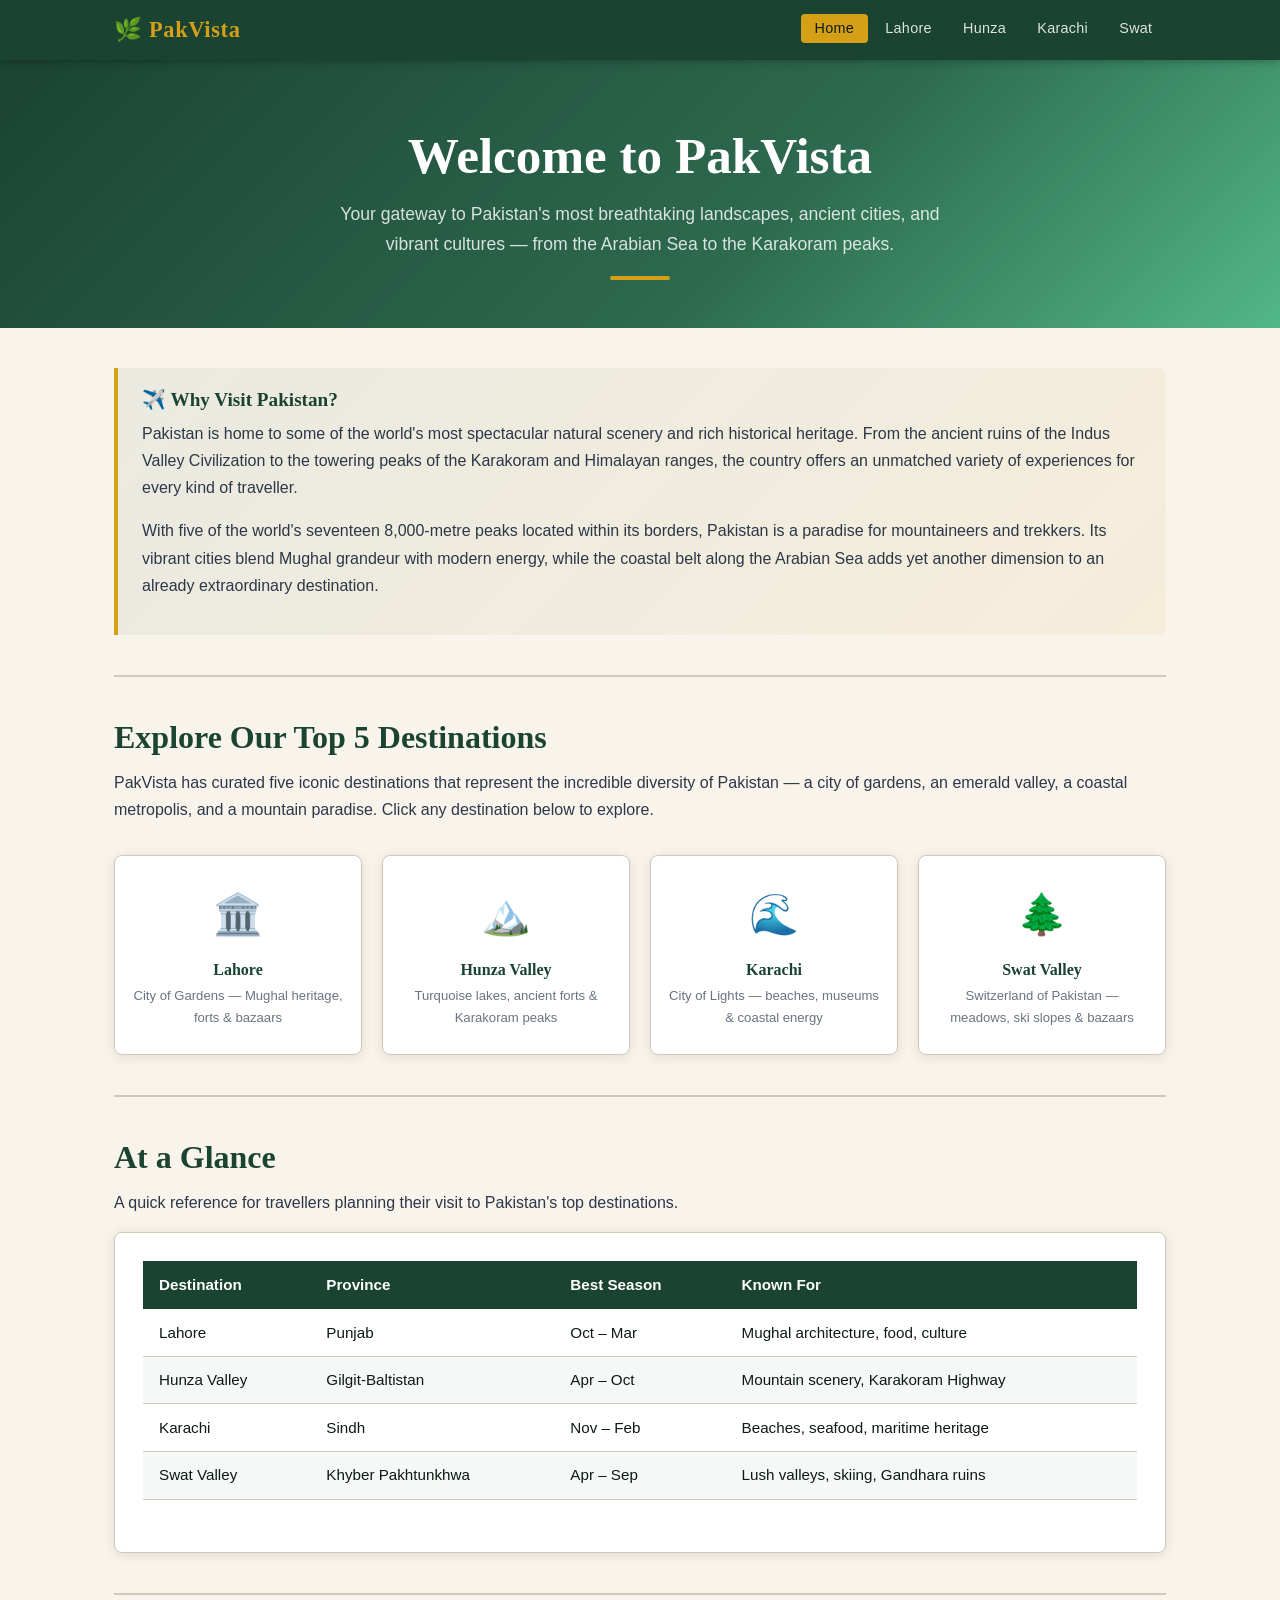
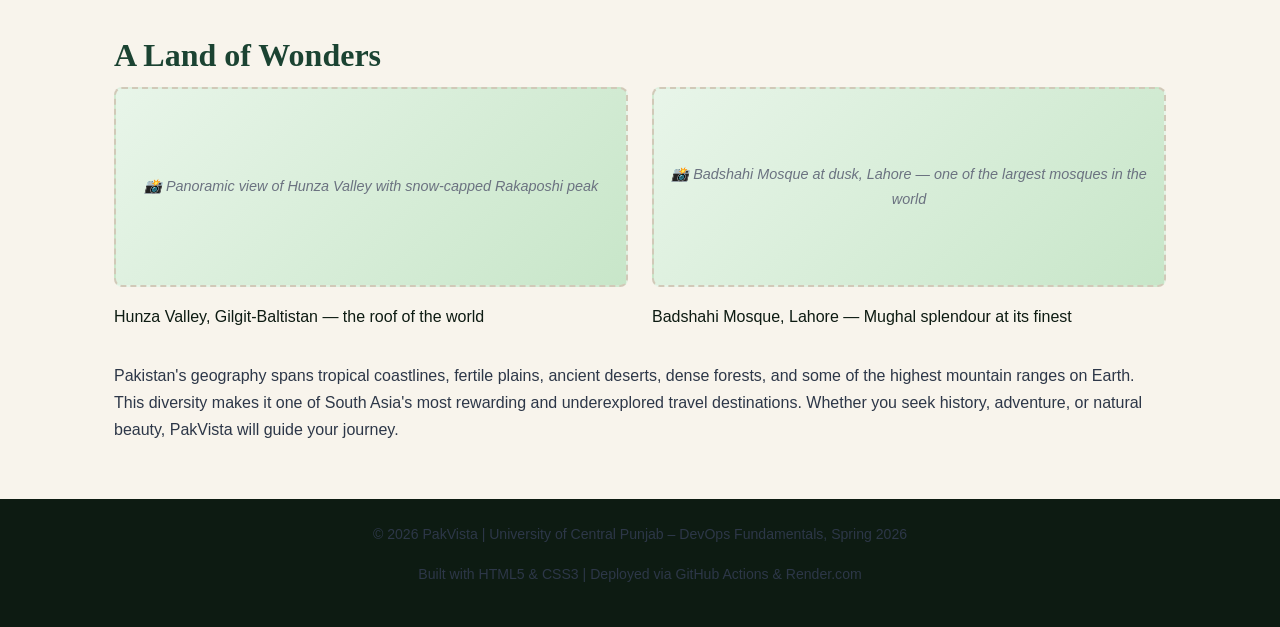
<file: index.html>
<!DOCTYPE html>
<html lang="en">
<head>
  <meta charset="UTF-8">
  <meta name="viewport" content="width=device-width, initial-scale=1.0">
  <title>PakVista – Discover Pakistan's Top Destinations</title>
  <link rel="stylesheet" href="style.css">
</head>
<body>

  <!-- Navigation Bar -->
  <nav class="nav-bar">
    <div class="nav-inner">
      <a href="index.html" class="nav-brand">🌿 PakVista</a>
      <ul>
        <li><a href="index.html" class="active">Home</a></li>
        <li><a href="lahore.html">Lahore</a></li>
        <li><a href="hunza.html">Hunza</a></li>
        <li><a href="karachi.html">Karachi</a></li>
        <li><a href="swat.html">Swat</a></li>
      </ul>
    </div>
  </nav>

  <!-- Hero Section -->
  <header class="page-hero">
    <h1>Welcome to PakVista</h1>
    <p class="subtitle">
      Your gateway to Pakistan's most breathtaking landscapes, ancient cities,
      and vibrant cultures — from the Arabian Sea to the Karakoram peaks.
    </p>
    <div class="accent-line"></div>
  </header>

  <!-- Main Content -->
  <main>

    <!-- About Pakistan Tourism -->
    <section>
      <div class="info-box">
        <h3>✈️ Why Visit Pakistan?</h3>
        <p>
          Pakistan is home to some of the world's most spectacular natural scenery and rich
          historical heritage. From the ancient ruins of the Indus Valley Civilization to
          the towering peaks of the Karakoram and Himalayan ranges, the country offers an
          unmatched variety of experiences for every kind of traveller.
        </p>
        <p>
          With five of the world's seventeen 8,000-metre peaks located within its borders,
          Pakistan is a paradise for mountaineers and trekkers. Its vibrant cities blend
          Mughal grandeur with modern energy, while the coastal belt along the Arabian Sea
          adds yet another dimension to an already extraordinary destination.
        </p>
      </div>
    </section>

    <hr class="section-divider">

    <!-- Destinations Grid -->
    <section>
      <h2>Explore Our Top 5 Destinations</h2>
      <p>
        PakVista has curated five iconic destinations that represent the incredible diversity
        of Pakistan — a city of gardens, an emerald valley, a coastal metropolis, and a
        mountain paradise. Click any destination below to explore.
      </p>

      <div class="dest-grid">

        <a href="lahore.html" class="dest-card">
          <span class="dest-icon">🏛️</span>
          <h3>Lahore</h3>
          <p>City of Gardens — Mughal heritage, forts &amp; bazaars</p>
        </a>

        <a href="hunza.html" class="dest-card">
          <span class="dest-icon">🏔️</span>
          <h3>Hunza Valley</h3>
          <p>Turquoise lakes, ancient forts &amp; Karakoram peaks</p>
        </a>

        <a href="karachi.html" class="dest-card">
          <span class="dest-icon">🌊</span>
          <h3>Karachi</h3>
          <p>City of Lights — beaches, museums &amp; coastal energy</p>
        </a>

        <a href="swat.html" class="dest-card">
          <span class="dest-icon">🌲</span>
          <h3>Swat Valley</h3>
          <p>Switzerland of Pakistan — meadows, ski slopes &amp; bazaars</p>
        </a>

      </div>
    </section>

    <hr class="section-divider">

    <!-- Quick Facts Table -->
    <section>
      <h2>At a Glance</h2>
      <p>A quick reference for travellers planning their visit to Pakistan's top destinations.</p>

      <div class="card">
        <table>
          <thead>
            <tr>
              <th>Destination</th>
              <th>Province</th>
              <th>Best Season</th>
              <th>Known For</th>
            </tr>
          </thead>
          <tbody>
            <tr>
              <td>Lahore</td>
              <td>Punjab</td>
              <td>Oct – Mar</td>
              <td>Mughal architecture, food, culture</td>
            </tr>
            <tr>
              <td>Hunza Valley</td>
              <td>Gilgit-Baltistan</td>
              <td>Apr – Oct</td>
              <td>Mountain scenery, Karakoram Highway</td>
            </tr>
            <tr>
              <td>Karachi</td>
              <td>Sindh</td>
              <td>Nov – Feb</td>
              <td>Beaches, seafood, maritime heritage</td>
            </tr>
            <tr>
              <td>Swat Valley</td>
              <td>Khyber Pakhtunkhwa</td>
              <td>Apr – Sep</td>
              <td>Lush valleys, skiing, Gandhara ruins</td>
            </tr>
          </tbody>
        </table>
      </div>
    </section>

    <hr class="section-divider">

    <!-- Hero Image Placeholder -->
    <section>
      <h2>A Land of Wonders</h2>
      <div class="card-grid">
        <div>
          <figure>
            <div class="img-placeholder">📸 Panoramic view of Hunza Valley with snow-capped Rakaposhi peak</div>
            <figcaption>Hunza Valley, Gilgit-Baltistan — the roof of the world</figcaption>
          </figure>
        </div>
        <div>
          <figure>
            <div class="img-placeholder">📸 Badshahi Mosque at dusk, Lahore — one of the largest mosques in the world</div>
            <figcaption>Badshahi Mosque, Lahore — Mughal splendour at its finest</figcaption>
          </figure>
        </div>
      </div>

      <p>
        Pakistan's geography spans tropical coastlines, fertile plains, ancient deserts, dense
        forests, and some of the highest mountain ranges on Earth. This diversity makes it one
        of South Asia's most rewarding and underexplored travel destinations. Whether you seek
        history, adventure, or natural beauty, PakVista will guide your journey.
      </p>
    </section>

  </main>

  <!-- Footer -->
  <footer>
    <p>&copy; 2026 PakVista | University of Central Punjab – DevOps Fundamentals, Spring 2026</p>
    <p>Built with HTML5 &amp; CSS3 | Deployed via GitHub Actions &amp; Render.com</p>
  </footer>

</body>
</html>
</file>
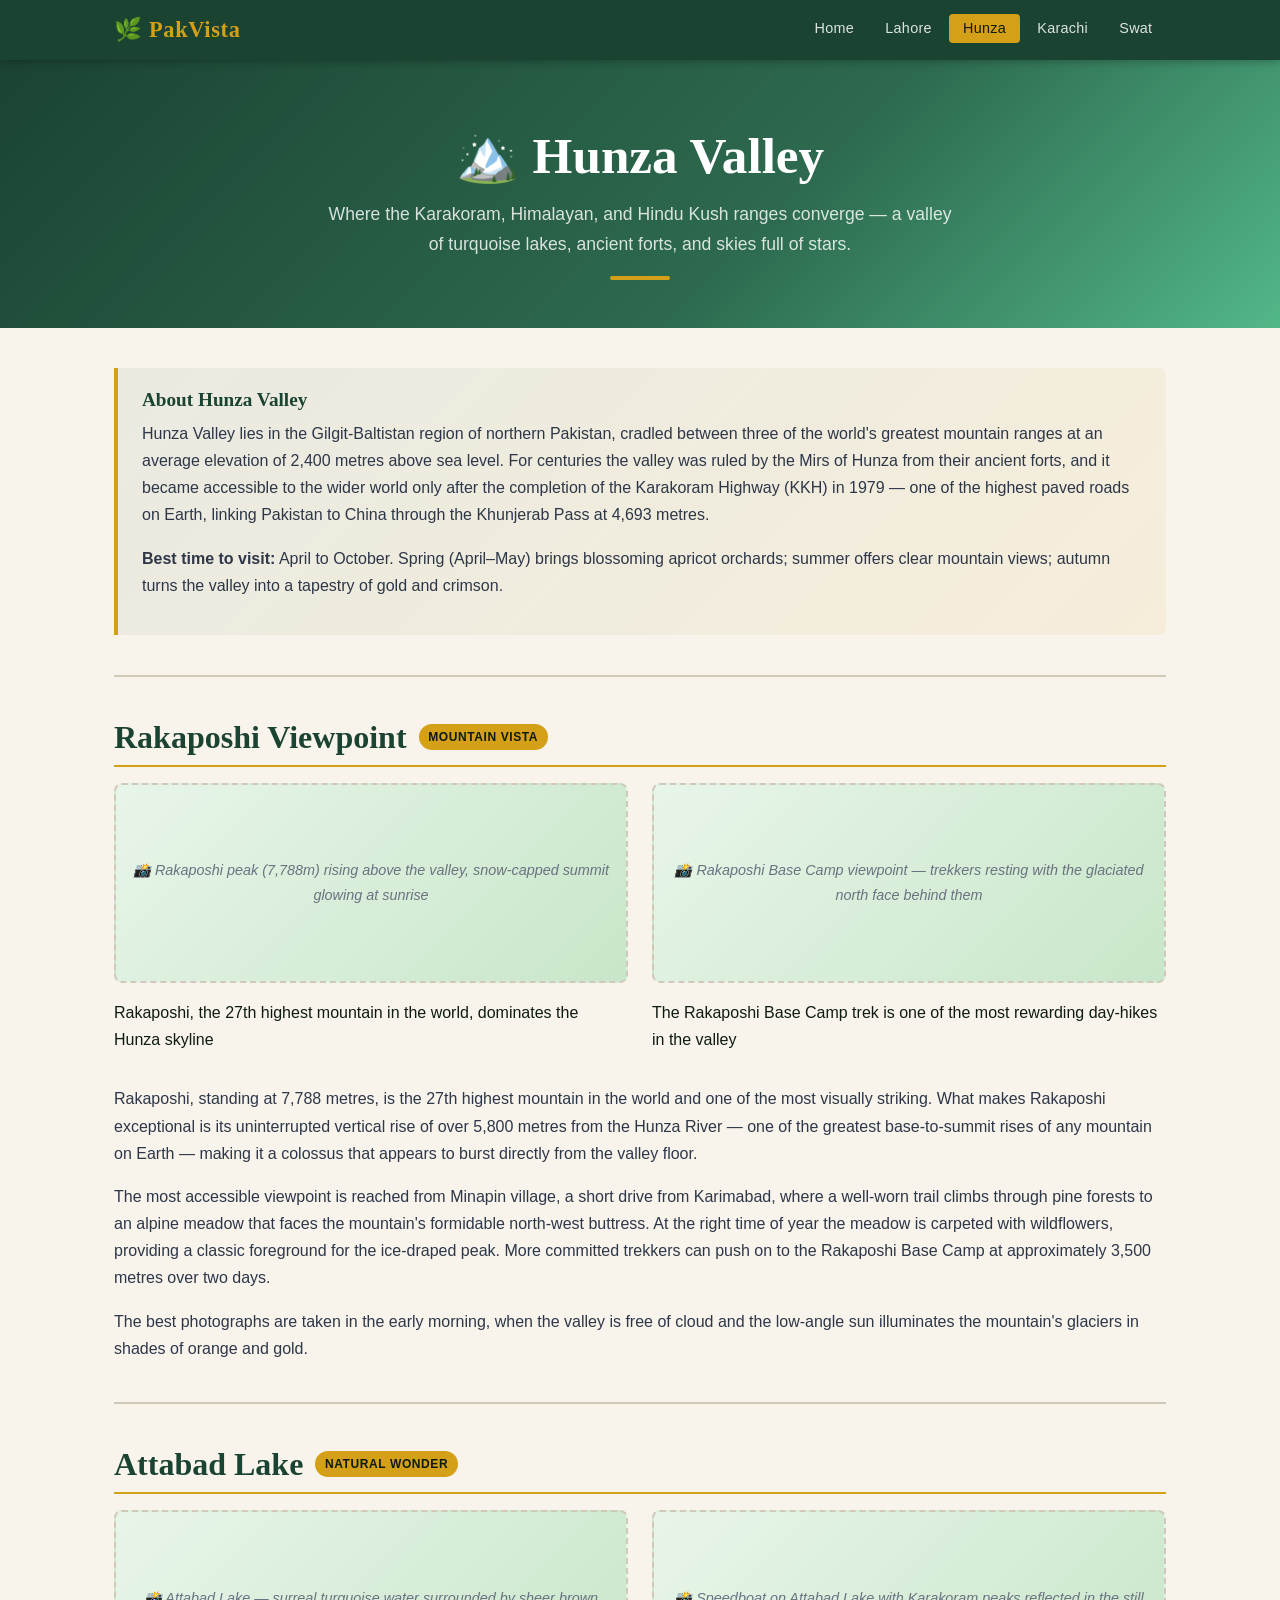
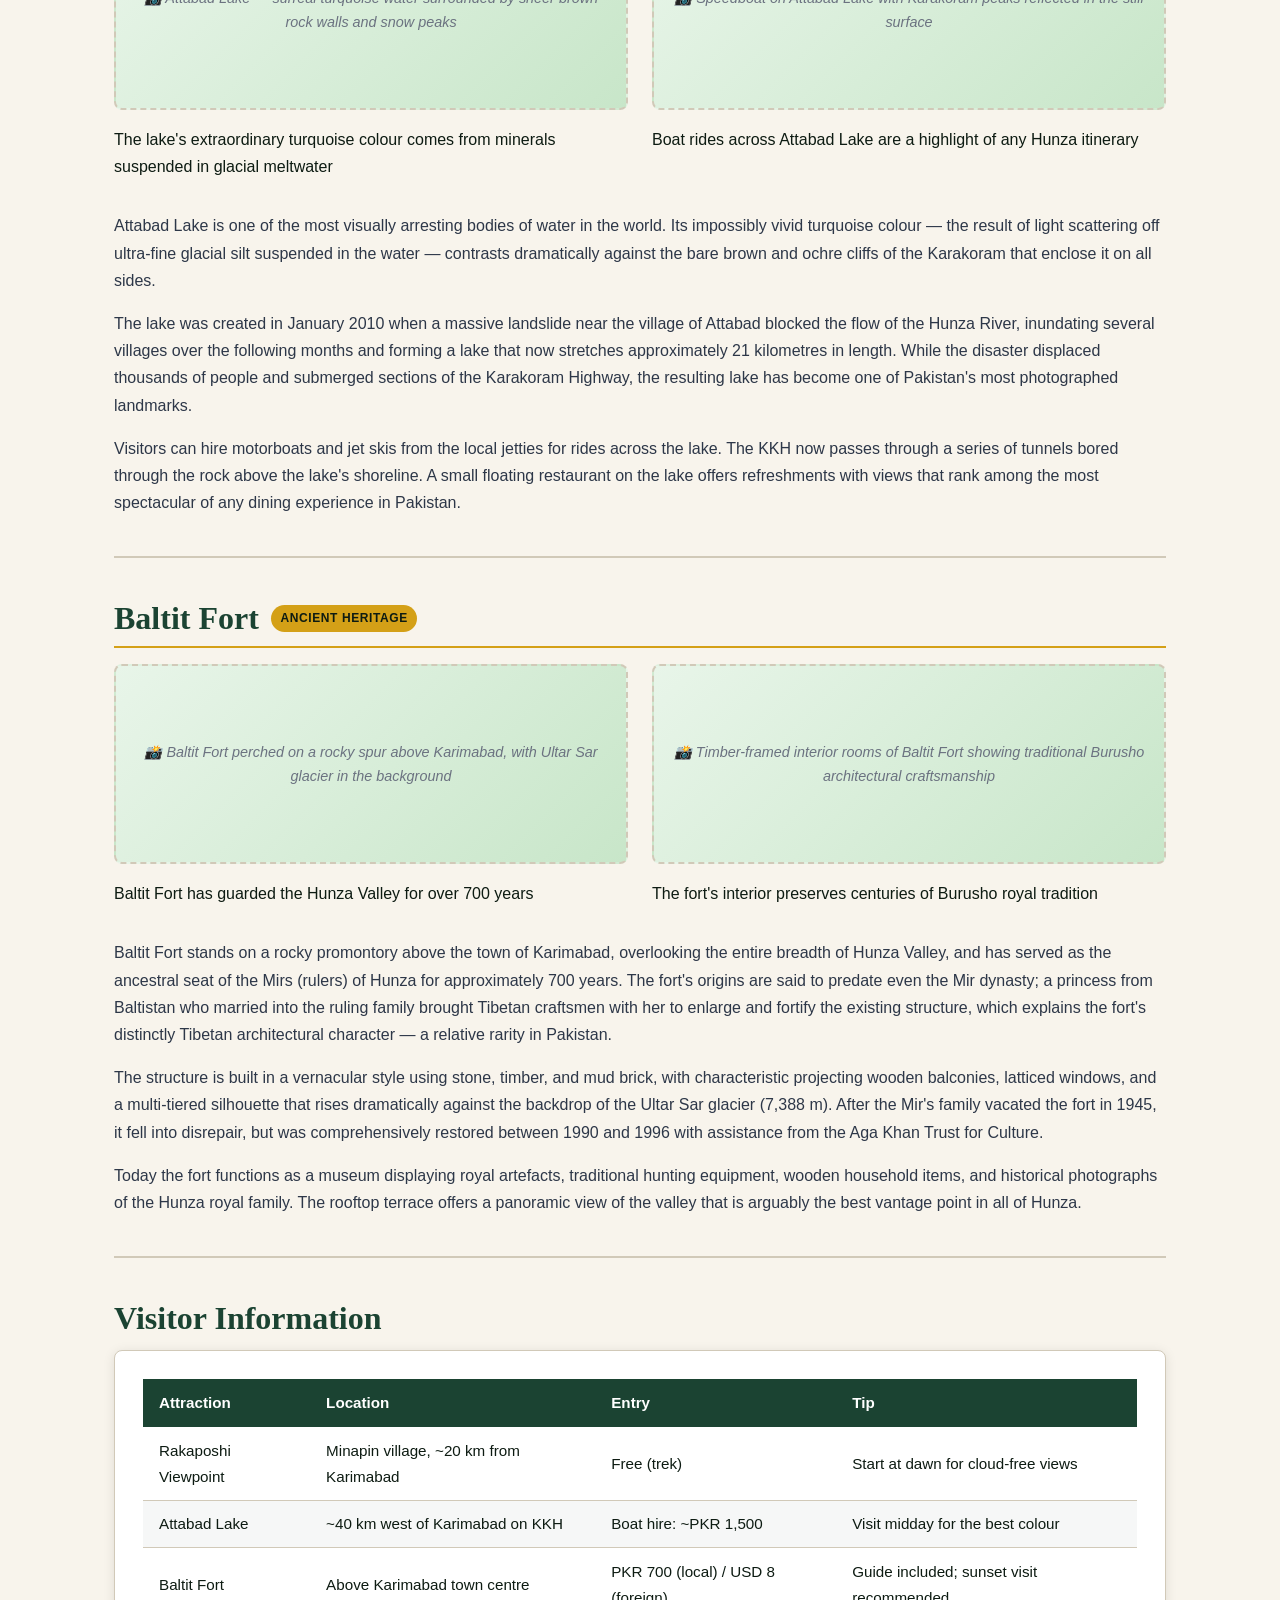
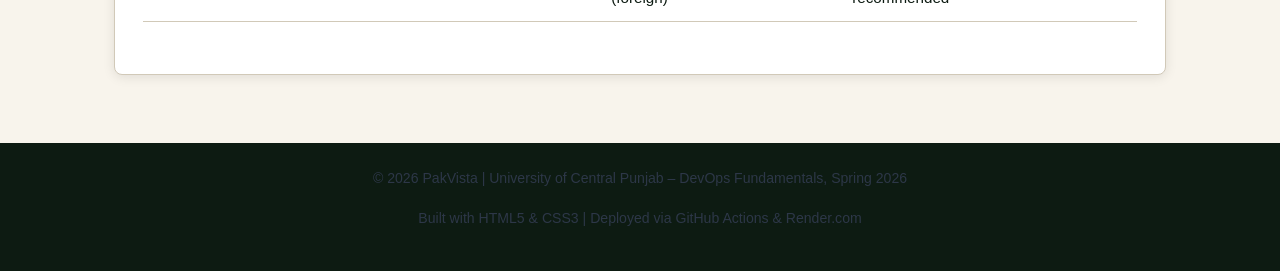
<file: hunza.html>
<!DOCTYPE html>
<html lang="en">
<head>
  <meta charset="UTF-8">
  <meta name="viewport" content="width=device-width, initial-scale=1.0">
  <title>Hunza Valley | PakVista</title>
  <link rel="stylesheet" href="style.css">
</head>
<body>

  <nav class="nav-bar">
    <div class="nav-inner">
      <a href="index.html" class="nav-brand">🌿 PakVista</a>
      <ul>
        <li><a href="index.html">Home</a></li>
        <li><a href="lahore.html">Lahore</a></li>
        <li><a href="hunza.html" class="active">Hunza</a></li>
        <li><a href="karachi.html">Karachi</a></li>
        <li><a href="swat.html">Swat</a></li>
      </ul>
    </div>
  </nav>

  <header class="page-hero">
    <h1>🏔️ Hunza Valley</h1>
    <p class="subtitle">
      Where the Karakoram, Himalayan, and Hindu Kush ranges converge — a valley
      of turquoise lakes, ancient forts, and skies full of stars.
    </p>
    <div class="accent-line"></div>
  </header>

  <main>

    <section>
      <div class="info-box">
        <h3>About Hunza Valley</h3>
        <p>
          Hunza Valley lies in the Gilgit-Baltistan region of northern Pakistan, cradled between
          three of the world's greatest mountain ranges at an average elevation of 2,400 metres
          above sea level. For centuries the valley was ruled by the Mirs of Hunza from their
          ancient forts, and it became accessible to the wider world only after the completion
          of the Karakoram Highway (KKH) in 1979 — one of the highest paved roads on Earth,
          linking Pakistan to China through the Khunjerab Pass at 4,693 metres.
        </p>
        <p>
          <strong>Best time to visit:</strong> April to October. Spring (April–May) brings
          blossoming apricot orchards; summer offers clear mountain views; autumn turns the
          valley into a tapestry of gold and crimson.
        </p>
      </div>
    </section>

    <hr class="section-divider">

    <!-- Attraction 1: Rakaposhi -->
    <article class="attraction">
      <div class="attraction-header">
        <h2>Rakaposhi Viewpoint</h2>
        <span class="tag">Mountain Vista</span>
      </div>

      <div class="card-grid">
        <figure>
          <div class="img-placeholder">📸 Rakaposhi peak (7,788m) rising above the valley, snow-capped summit glowing at sunrise</div>
          <figcaption>Rakaposhi, the 27th highest mountain in the world, dominates the Hunza skyline</figcaption>
        </figure>
        <figure>
          <div class="img-placeholder">📸 Rakaposhi Base Camp viewpoint — trekkers resting with the glaciated north face behind them</div>
          <figcaption>The Rakaposhi Base Camp trek is one of the most rewarding day-hikes in the valley</figcaption>
        </figure>
      </div>

      <p>
        Rakaposhi, standing at 7,788 metres, is the 27th highest mountain in the world and one
        of the most visually striking. What makes Rakaposhi exceptional is its uninterrupted
        vertical rise of over 5,800 metres from the Hunza River — one of the greatest base-to-summit
        rises of any mountain on Earth — making it a colossus that appears to burst directly
        from the valley floor.
      </p>
      <p>
        The most accessible viewpoint is reached from Minapin village, a short drive from Karimabad,
        where a well-worn trail climbs through pine forests to an alpine meadow that faces the
        mountain's formidable north-west buttress. At the right time of year the meadow is carpeted
        with wildflowers, providing a classic foreground for the ice-draped peak. More committed
        trekkers can push on to the Rakaposhi Base Camp at approximately 3,500 metres over two days.
      </p>
      <p>
        The best photographs are taken in the early morning, when the valley is free of cloud and
        the low-angle sun illuminates the mountain's glaciers in shades of orange and gold.
      </p>
    </article>

    <hr class="section-divider">

    <!-- Attraction 2: Attabad Lake -->
    <article class="attraction">
      <div class="attraction-header">
        <h2>Attabad Lake</h2>
        <span class="tag">Natural Wonder</span>
      </div>

      <div class="card-grid">
        <figure>
          <div class="img-placeholder">📸 Attabad Lake — surreal turquoise water surrounded by sheer brown rock walls and snow peaks</div>
          <figcaption>The lake's extraordinary turquoise colour comes from minerals suspended in glacial meltwater</figcaption>
        </figure>
        <figure>
          <div class="img-placeholder">📸 Speedboat on Attabad Lake with Karakoram peaks reflected in the still surface</div>
          <figcaption>Boat rides across Attabad Lake are a highlight of any Hunza itinerary</figcaption>
        </figure>
      </div>

      <p>
        Attabad Lake is one of the most visually arresting bodies of water in the world. Its
        impossibly vivid turquoise colour — the result of light scattering off ultra-fine glacial
        silt suspended in the water — contrasts dramatically against the bare brown and ochre cliffs
        of the Karakoram that enclose it on all sides.
      </p>
      <p>
        The lake was created in January 2010 when a massive landslide near the village of Attabad
        blocked the flow of the Hunza River, inundating several villages over the following months
        and forming a lake that now stretches approximately 21 kilometres in length. While the
        disaster displaced thousands of people and submerged sections of the Karakoram Highway,
        the resulting lake has become one of Pakistan's most photographed landmarks.
      </p>
      <p>
        Visitors can hire motorboats and jet skis from the local jetties for rides across the
        lake. The KKH now passes through a series of tunnels bored through the rock above the
        lake's shoreline. A small floating restaurant on the lake offers refreshments with views
        that rank among the most spectacular of any dining experience in Pakistan.
      </p>
    </article>

    <hr class="section-divider">

    <!-- Attraction 3: Baltit Fort -->
    <article class="attraction">
      <div class="attraction-header">
        <h2>Baltit Fort</h2>
        <span class="tag">Ancient Heritage</span>
      </div>

      <div class="card-grid">
        <figure>
          <div class="img-placeholder">📸 Baltit Fort perched on a rocky spur above Karimabad, with Ultar Sar glacier in the background</div>
          <figcaption>Baltit Fort has guarded the Hunza Valley for over 700 years</figcaption>
        </figure>
        <figure>
          <div class="img-placeholder">📸 Timber-framed interior rooms of Baltit Fort showing traditional Burusho architectural craftsmanship</div>
          <figcaption>The fort's interior preserves centuries of Burusho royal tradition</figcaption>
        </figure>
      </div>

      <p>
        Baltit Fort stands on a rocky promontory above the town of Karimabad, overlooking the
        entire breadth of Hunza Valley, and has served as the ancestral seat of the Mirs (rulers)
        of Hunza for approximately 700 years. The fort's origins are said to predate even the
        Mir dynasty; a princess from Baltistan who married into the ruling family brought
        Tibetan craftsmen with her to enlarge and fortify the existing structure, which explains
        the fort's distinctly Tibetan architectural character — a relative rarity in Pakistan.
      </p>
      <p>
        The structure is built in a vernacular style using stone, timber, and mud brick, with
        characteristic projecting wooden balconies, latticed windows, and a multi-tiered silhouette
        that rises dramatically against the backdrop of the Ultar Sar glacier (7,388 m). After
        the Mir's family vacated the fort in 1945, it fell into disrepair, but was comprehensively
        restored between 1990 and 1996 with assistance from the Aga Khan Trust for Culture.
      </p>
      <p>
        Today the fort functions as a museum displaying royal artefacts, traditional hunting
        equipment, wooden household items, and historical photographs of the Hunza royal family.
        The rooftop terrace offers a panoramic view of the valley that is arguably the best
        vantage point in all of Hunza.
      </p>
    </article>

    <hr class="section-divider">

    <section>
      <h2>Visitor Information</h2>
      <div class="card">
        <table>
          <thead>
            <tr>
              <th>Attraction</th>
              <th>Location</th>
              <th>Entry</th>
              <th>Tip</th>
            </tr>
          </thead>
          <tbody>
            <tr>
              <td>Rakaposhi Viewpoint</td>
              <td>Minapin village, ~20 km from Karimabad</td>
              <td>Free (trek)</td>
              <td>Start at dawn for cloud-free views</td>
            </tr>
            <tr>
              <td>Attabad Lake</td>
              <td>~40 km west of Karimabad on KKH</td>
              <td>Boat hire: ~PKR 1,500</td>
              <td>Visit midday for the best colour</td>
            </tr>
            <tr>
              <td>Baltit Fort</td>
              <td>Above Karimabad town centre</td>
              <td>PKR 700 (local) / USD 8 (foreign)</td>
              <td>Guide included; sunset visit recommended</td>
            </tr>
          </tbody>
        </table>
      </div>
    </section>

  </main>

  <footer>
    <p>&copy; 2026 PakVista | University of Central Punjab – DevOps Fundamentals, Spring 2026</p>
    <p>Built with HTML5 &amp; CSS3 | Deployed via GitHub Actions &amp; Render.com</p>
  </footer>

</body>
</html>
</file>
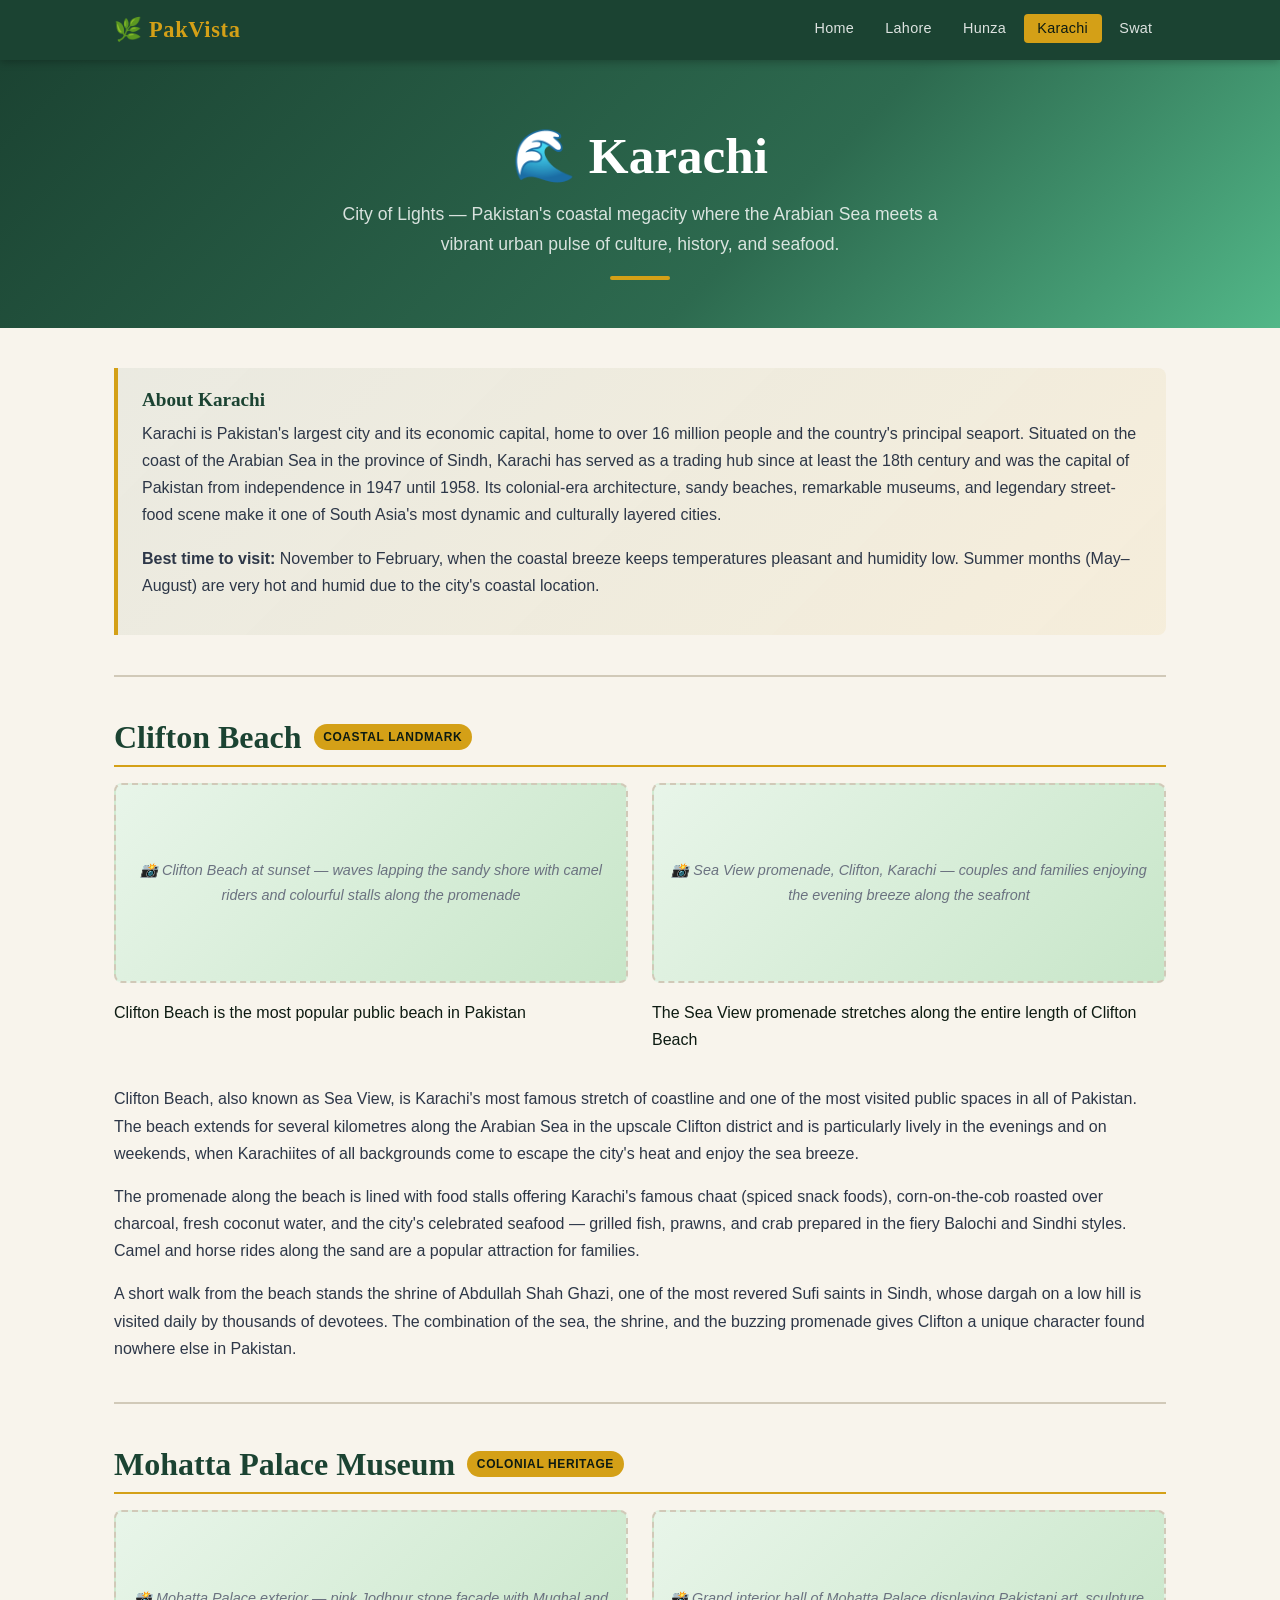
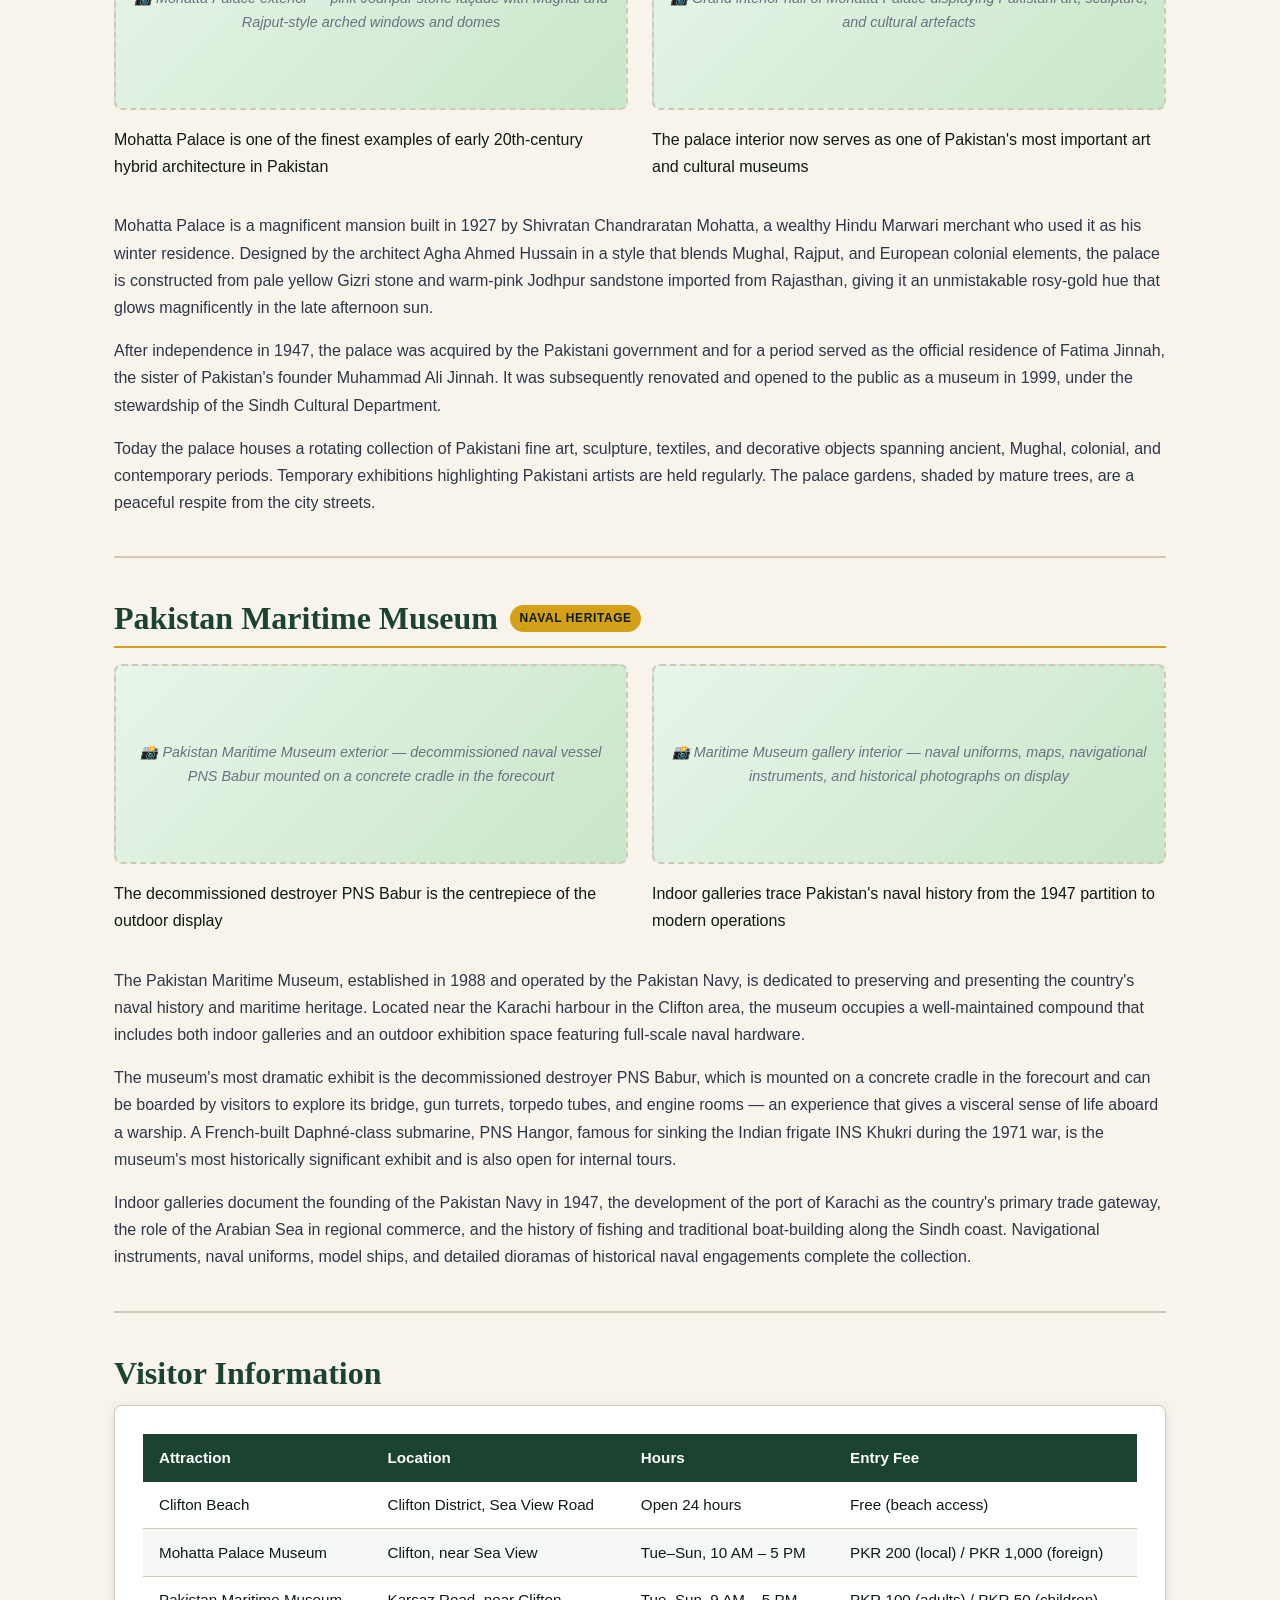
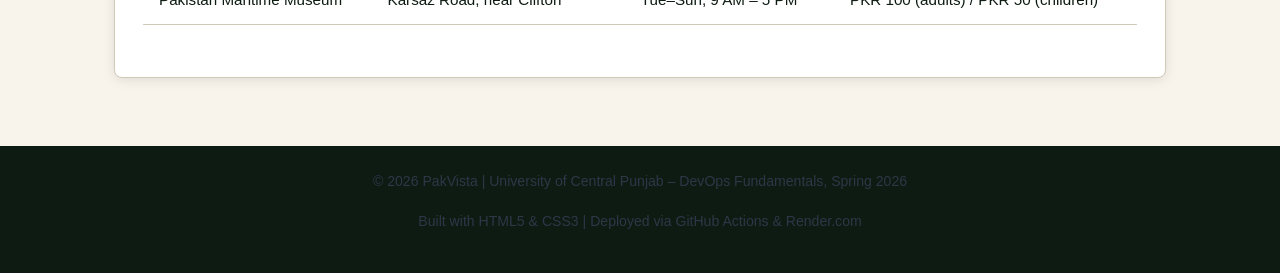
<file: karachi.html>
<!DOCTYPE html>
<html lang="en">
<head>
  <meta charset="UTF-8">
  <meta name="viewport" content="width=device-width, initial-scale=1.0">
  <title>Karachi – City of Lights | PakVista</title>
  <link rel="stylesheet" href="style.css">
</head>
<body>

  <nav class="nav-bar">
    <div class="nav-inner">
      <a href="index.html" class="nav-brand">🌿 PakVista</a>
      <ul>
        <li><a href="index.html">Home</a></li>
        <li><a href="lahore.html">Lahore</a></li>
        <li><a href="hunza.html">Hunza</a></li>
        <li><a href="karachi.html" class="active">Karachi</a></li>
        <li><a href="swat.html">Swat</a></li>
      </ul>
    </div>
  </nav>

  <header class="page-hero">
    <h1>🌊 Karachi</h1>
    <p class="subtitle">
      City of Lights — Pakistan's coastal megacity where the Arabian Sea meets
      a vibrant urban pulse of culture, history, and seafood.
    </p>
    <div class="accent-line"></div>
  </header>

  <main>

    <section>
      <div class="info-box">
        <h3>About Karachi</h3>
        <p>
          Karachi is Pakistan's largest city and its economic capital, home to over 16 million
          people and the country's principal seaport. Situated on the coast of the Arabian Sea
          in the province of Sindh, Karachi has served as a trading hub since at least the 18th
          century and was the capital of Pakistan from independence in 1947 until 1958.
          Its colonial-era architecture, sandy beaches, remarkable museums, and legendary
          street-food scene make it one of South Asia's most dynamic and culturally layered cities.
        </p>
        <p>
          <strong>Best time to visit:</strong> November to February, when the coastal breeze
          keeps temperatures pleasant and humidity low. Summer months (May–August) are very
          hot and humid due to the city's coastal location.
        </p>
      </div>
    </section>

    <hr class="section-divider">

    <!-- Attraction 1: Clifton Beach -->
    <article class="attraction">
      <div class="attraction-header">
        <h2>Clifton Beach</h2>
        <span class="tag">Coastal Landmark</span>
      </div>

      <div class="card-grid">
        <figure>
          <div class="img-placeholder">📸 Clifton Beach at sunset — waves lapping the sandy shore with camel riders and colourful stalls along the promenade</div>
          <figcaption>Clifton Beach is the most popular public beach in Pakistan</figcaption>
        </figure>
        <figure>
          <div class="img-placeholder">📸 Sea View promenade, Clifton, Karachi — couples and families enjoying the evening breeze along the seafront</div>
          <figcaption>The Sea View promenade stretches along the entire length of Clifton Beach</figcaption>
        </figure>
      </div>

      <p>
        Clifton Beach, also known as Sea View, is Karachi's most famous stretch of coastline
        and one of the most visited public spaces in all of Pakistan. The beach extends for
        several kilometres along the Arabian Sea in the upscale Clifton district and is
        particularly lively in the evenings and on weekends, when Karachiites of all
        backgrounds come to escape the city's heat and enjoy the sea breeze.
      </p>
      <p>
        The promenade along the beach is lined with food stalls offering Karachi's famous
        chaat (spiced snack foods), corn-on-the-cob roasted over charcoal, fresh coconut
        water, and the city's celebrated seafood — grilled fish, prawns, and crab prepared
        in the fiery Balochi and Sindhi styles. Camel and horse rides along the sand are a
        popular attraction for families.
      </p>
      <p>
        A short walk from the beach stands the shrine of Abdullah Shah Ghazi, one of the most
        revered Sufi saints in Sindh, whose dargah on a low hill is visited daily by thousands
        of devotees. The combination of the sea, the shrine, and the buzzing promenade gives
        Clifton a unique character found nowhere else in Pakistan.
      </p>
    </article>

    <hr class="section-divider">

    <!-- Attraction 2: Mohatta Palace -->
    <article class="attraction">
      <div class="attraction-header">
        <h2>Mohatta Palace Museum</h2>
        <span class="tag">Colonial Heritage</span>
      </div>

      <div class="card-grid">
        <figure>
          <div class="img-placeholder">📸 Mohatta Palace exterior — pink Jodhpur stone façade with Mughal and Rajput-style arched windows and domes</div>
          <figcaption>Mohatta Palace is one of the finest examples of early 20th-century hybrid architecture in Pakistan</figcaption>
        </figure>
        <figure>
          <div class="img-placeholder">📸 Grand interior hall of Mohatta Palace displaying Pakistani art, sculpture, and cultural artefacts</div>
          <figcaption>The palace interior now serves as one of Pakistan's most important art and cultural museums</figcaption>
        </figure>
      </div>

      <p>
        Mohatta Palace is a magnificent mansion built in 1927 by Shivratan Chandraratan Mohatta,
        a wealthy Hindu Marwari merchant who used it as his winter residence. Designed by the
        architect Agha Ahmed Hussain in a style that blends Mughal, Rajput, and European colonial
        elements, the palace is constructed from pale yellow Gizri stone and warm-pink Jodhpur
        sandstone imported from Rajasthan, giving it an unmistakable rosy-gold hue that glows
        magnificently in the late afternoon sun.
      </p>
      <p>
        After independence in 1947, the palace was acquired by the Pakistani government and for
        a period served as the official residence of Fatima Jinnah, the sister of Pakistan's
        founder Muhammad Ali Jinnah. It was subsequently renovated and opened to the public as
        a museum in 1999, under the stewardship of the Sindh Cultural Department.
      </p>
      <p>
        Today the palace houses a rotating collection of Pakistani fine art, sculpture, textiles,
        and decorative objects spanning ancient, Mughal, colonial, and contemporary periods.
        Temporary exhibitions highlighting Pakistani artists are held regularly. The palace
        gardens, shaded by mature trees, are a peaceful respite from the city streets.
      </p>
    </article>

    <hr class="section-divider">

    <!-- Attraction 3: Pakistan Maritime Museum -->
    <article class="attraction">
      <div class="attraction-header">
        <h2>Pakistan Maritime Museum</h2>
        <span class="tag">Naval Heritage</span>
      </div>

      <div class="card-grid">
        <figure>
          <div class="img-placeholder">📸 Pakistan Maritime Museum exterior — decommissioned naval vessel PNS Babur mounted on a concrete cradle in the forecourt</div>
          <figcaption>The decommissioned destroyer PNS Babur is the centrepiece of the outdoor display</figcaption>
        </figure>
        <figure>
          <div class="img-placeholder">📸 Maritime Museum gallery interior — naval uniforms, maps, navigational instruments, and historical photographs on display</div>
          <figcaption>Indoor galleries trace Pakistan's naval history from the 1947 partition to modern operations</figcaption>
        </figure>
      </div>

      <p>
        The Pakistan Maritime Museum, established in 1988 and operated by the Pakistan Navy,
        is dedicated to preserving and presenting the country's naval history and maritime
        heritage. Located near the Karachi harbour in the Clifton area, the museum occupies
        a well-maintained compound that includes both indoor galleries and an outdoor exhibition
        space featuring full-scale naval hardware.
      </p>
      <p>
        The museum's most dramatic exhibit is the decommissioned destroyer PNS Babur, which
        is mounted on a concrete cradle in the forecourt and can be boarded by visitors to
        explore its bridge, gun turrets, torpedo tubes, and engine rooms — an experience that
        gives a visceral sense of life aboard a warship. A French-built Daphné-class submarine,
        PNS Hangor, famous for sinking the Indian frigate INS Khukri during the 1971 war,
        is the museum's most historically significant exhibit and is also open for internal tours.
      </p>
      <p>
        Indoor galleries document the founding of the Pakistan Navy in 1947, the development
        of the port of Karachi as the country's primary trade gateway, the role of the Arabian
        Sea in regional commerce, and the history of fishing and traditional boat-building
        along the Sindh coast. Navigational instruments, naval uniforms, model ships, and
        detailed dioramas of historical naval engagements complete the collection.
      </p>
    </article>

    <hr class="section-divider">

    <section>
      <h2>Visitor Information</h2>
      <div class="card">
        <table>
          <thead>
            <tr>
              <th>Attraction</th>
              <th>Location</th>
              <th>Hours</th>
              <th>Entry Fee</th>
            </tr>
          </thead>
          <tbody>
            <tr>
              <td>Clifton Beach</td>
              <td>Clifton District, Sea View Road</td>
              <td>Open 24 hours</td>
              <td>Free (beach access)</td>
            </tr>
            <tr>
              <td>Mohatta Palace Museum</td>
              <td>Clifton, near Sea View</td>
              <td>Tue–Sun, 10 AM – 5 PM</td>
              <td>PKR 200 (local) / PKR 1,000 (foreign)</td>
            </tr>
            <tr>
              <td>Pakistan Maritime Museum</td>
              <td>Karsaz Road, near Clifton</td>
              <td>Tue–Sun, 9 AM – 5 PM</td>
              <td>PKR 100 (adults) / PKR 50 (children)</td>
            </tr>
          </tbody>
        </table>
      </div>
    </section>

  </main>

  <footer>
    <p>&copy; 2026 PakVista | University of Central Punjab – DevOps Fundamentals, Spring 2026</p>
    <p>Built with HTML5 &amp; CSS3 | Deployed via GitHub Actions &amp; Render.com</p>
  </footer>

</body>
</html>
</file>
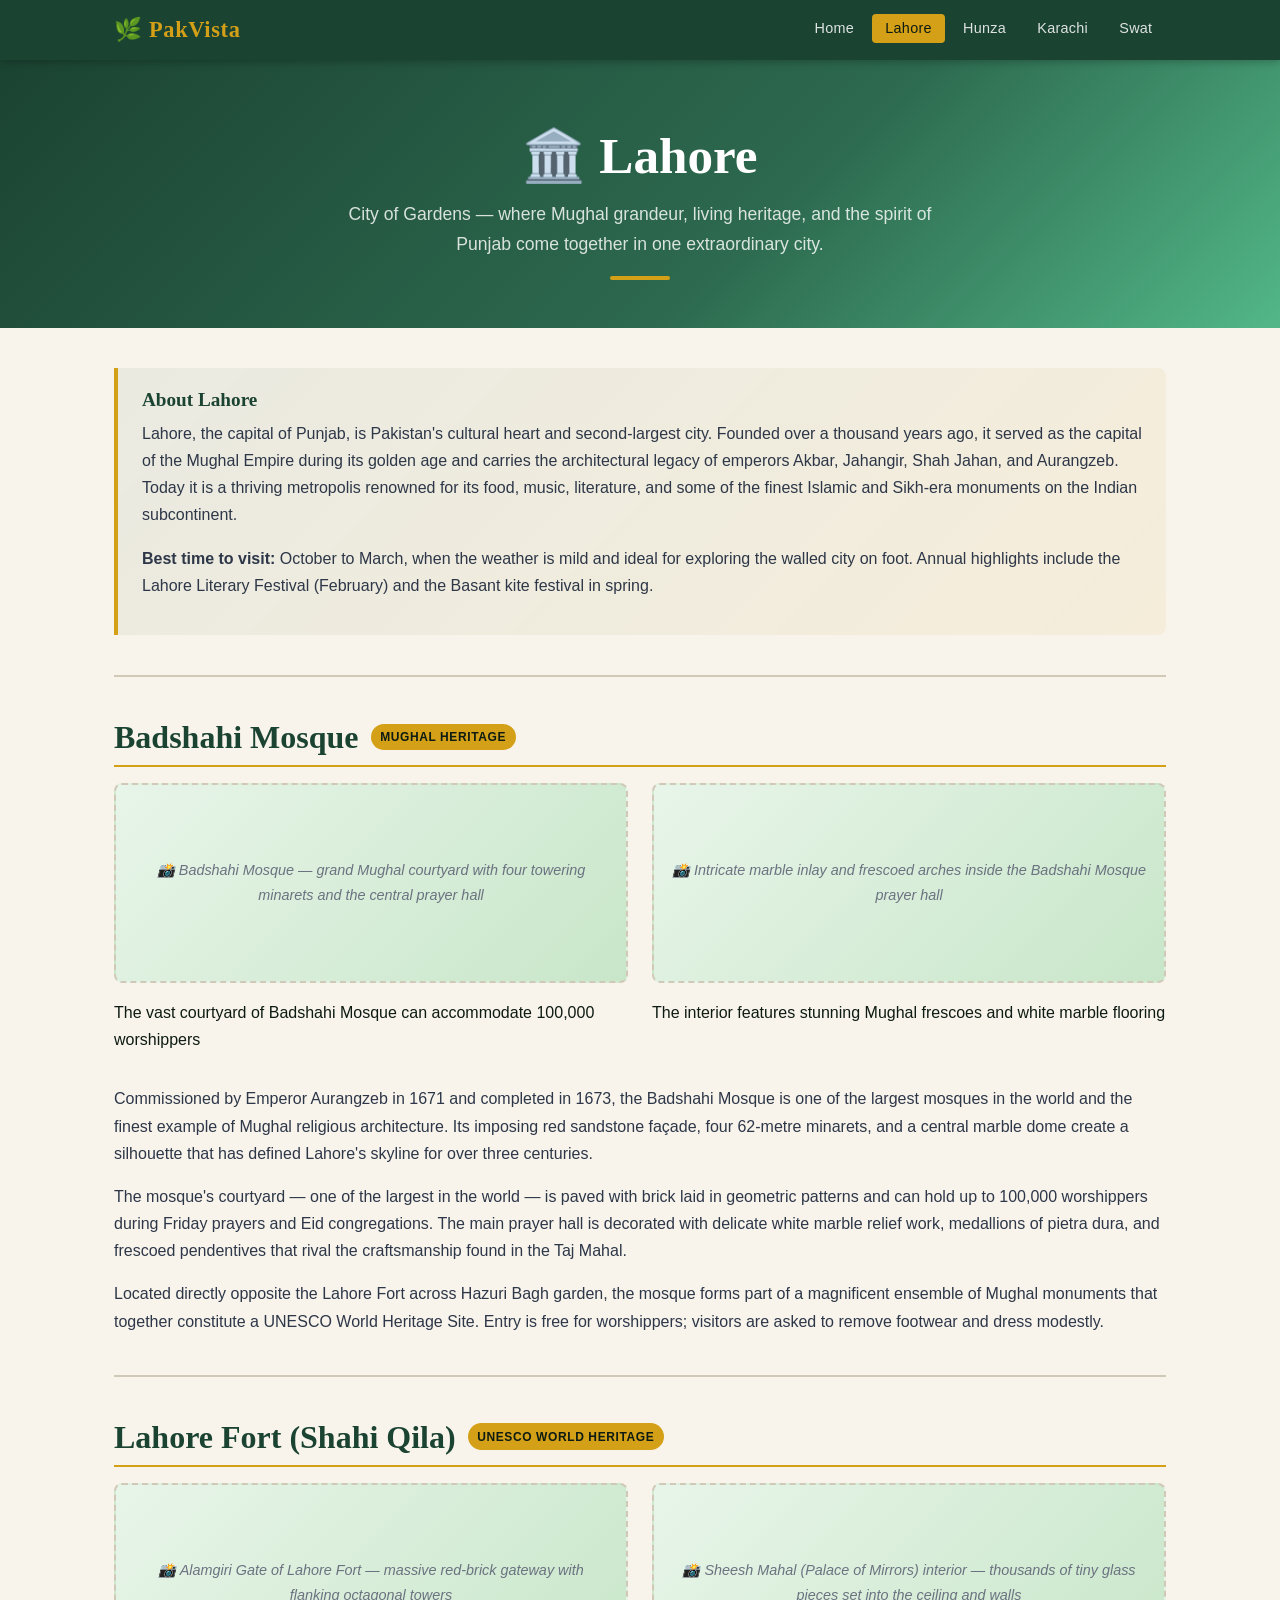
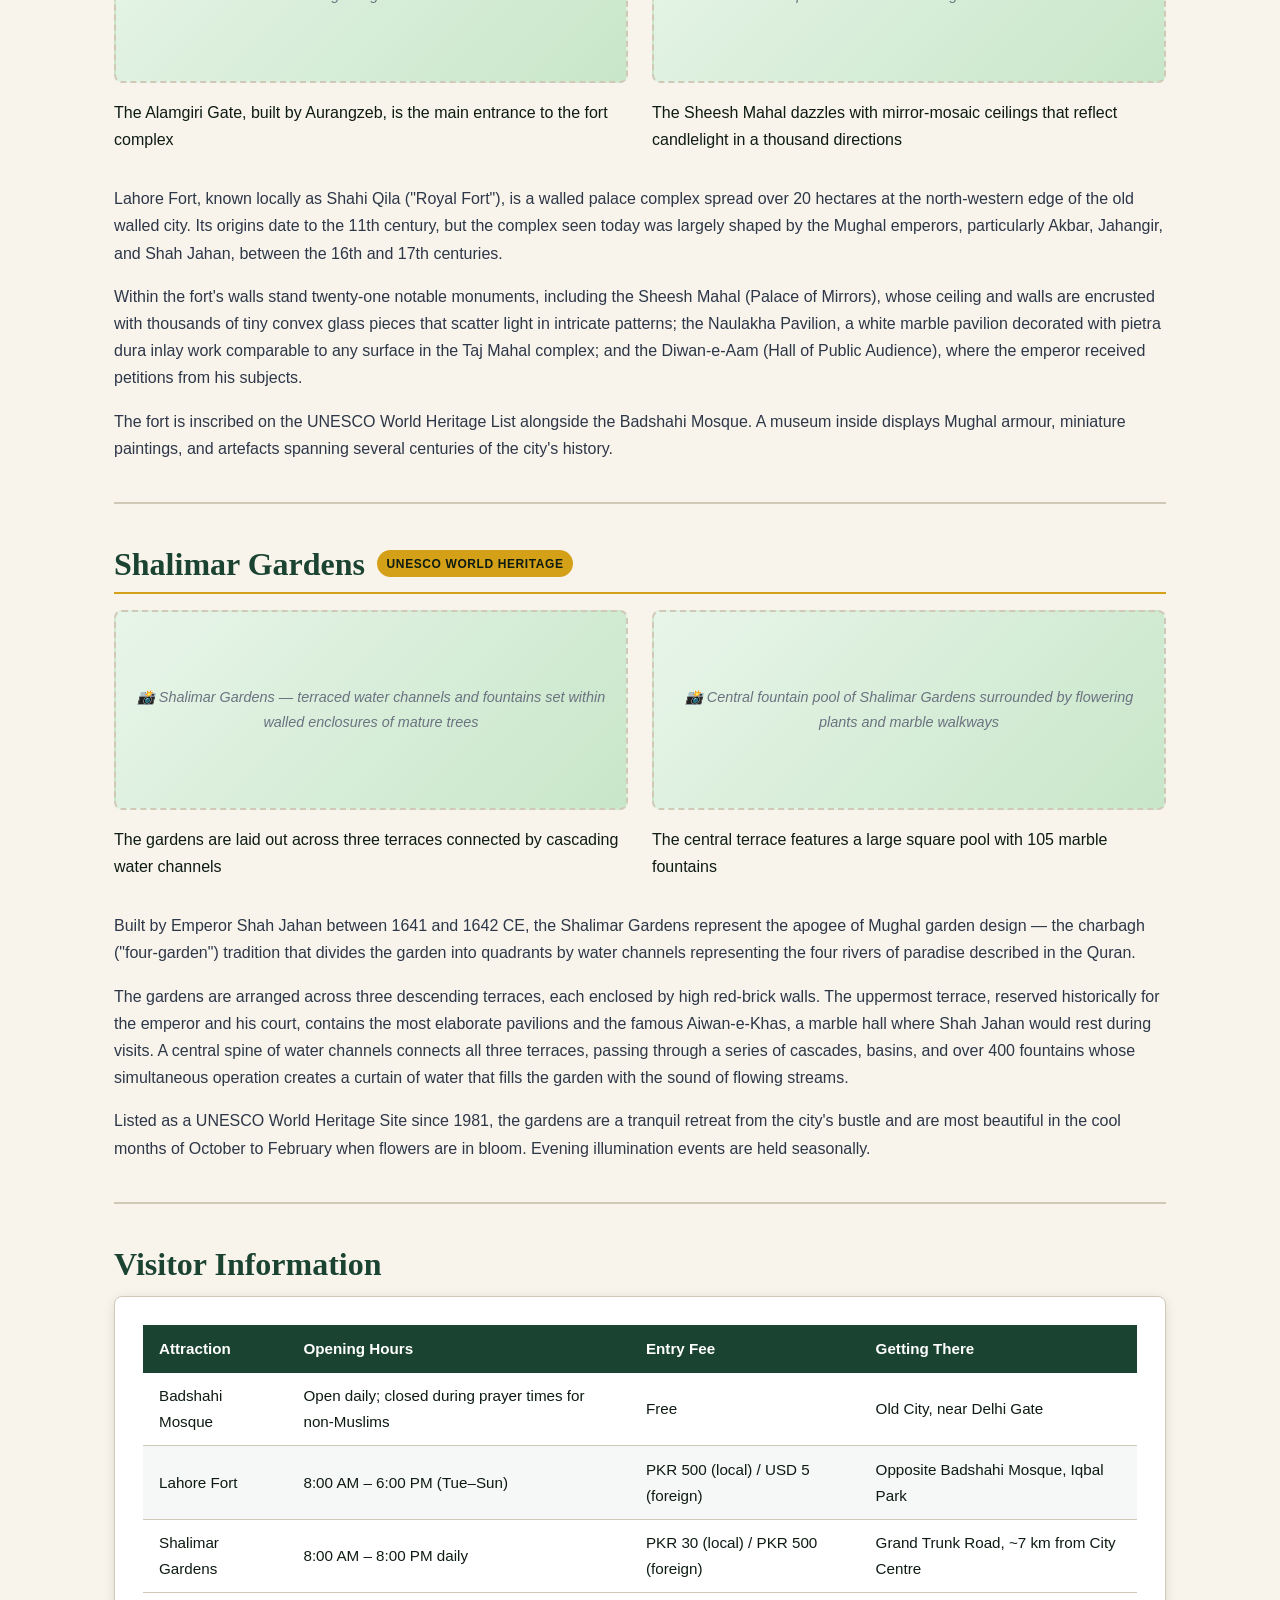
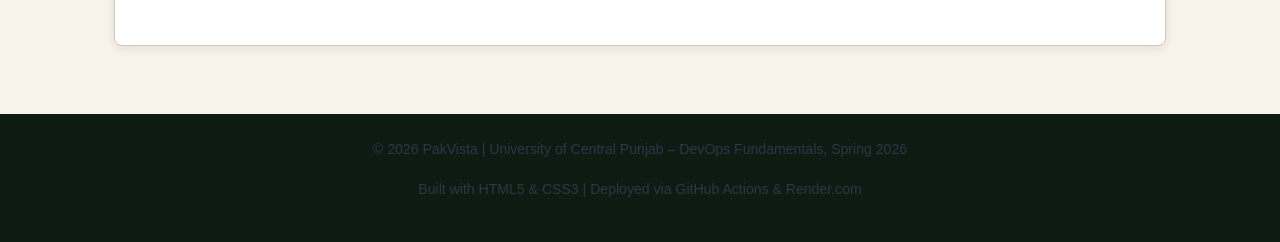
<file: lahore.html>
<!DOCTYPE html>
<html lang="en">
<head>
  <meta charset="UTF-8">
  <meta name="viewport" content="width=device-width, initial-scale=1.0">
  <title>Lahore – City of Gardens | PakVista</title>
  <link rel="stylesheet" href="style.css">
</head>
<body>

  <!-- Navigation Bar -->
  <nav class="nav-bar">
    <div class="nav-inner">
      <a href="index.html" class="nav-brand">🌿 PakVista</a>
      <ul>
        <li><a href="index.html">Home</a></li>
        <li><a href="lahore.html" class="active">Lahore</a></li>
        <li><a href="hunza.html">Hunza</a></li>
        <li><a href="karachi.html">Karachi</a></li>
        <li><a href="swat.html">Swat</a></li>
      </ul>
    </div>
  </nav>

  <!-- Hero -->
  <header class="page-hero">
    <h1>🏛️ Lahore</h1>
    <p class="subtitle">
      City of Gardens — where Mughal grandeur, living heritage, and the spirit
      of Punjab come together in one extraordinary city.
    </p>
    <div class="accent-line"></div>
  </header>

  <main>

    <!-- Introduction -->
    <section>
      <div class="info-box">
        <h3>About Lahore</h3>
        <p>
          Lahore, the capital of Punjab, is Pakistan's cultural heart and second-largest city.
          Founded over a thousand years ago, it served as the capital of the Mughal Empire
          during its golden age and carries the architectural legacy of emperors Akbar, Jahangir,
          Shah Jahan, and Aurangzeb. Today it is a thriving metropolis renowned for its food,
          music, literature, and some of the finest Islamic and Sikh-era monuments on the
          Indian subcontinent.
        </p>
        <p>
          <strong>Best time to visit:</strong> October to March, when the weather is mild and
          ideal for exploring the walled city on foot. Annual highlights include the Lahore
          Literary Festival (February) and the Basant kite festival in spring.
        </p>
      </div>
    </section>

    <hr class="section-divider">

    <!-- Attraction 1: Badshahi Mosque -->
    <article class="attraction">
      <div class="attraction-header">
        <h2>Badshahi Mosque</h2>
        <span class="tag">Mughal Heritage</span>
      </div>

      <div class="card-grid">
        <figure>
          <div class="img-placeholder">📸 Badshahi Mosque — grand Mughal courtyard with four towering minarets and the central prayer hall</div>
          <figcaption>The vast courtyard of Badshahi Mosque can accommodate 100,000 worshippers</figcaption>
        </figure>
        <figure>
          <div class="img-placeholder">📸 Intricate marble inlay and frescoed arches inside the Badshahi Mosque prayer hall</div>
          <figcaption>The interior features stunning Mughal frescoes and white marble flooring</figcaption>
        </figure>
      </div>

      <p>
        Commissioned by Emperor Aurangzeb in 1671 and completed in 1673, the Badshahi Mosque
        is one of the largest mosques in the world and the finest example of Mughal religious
        architecture. Its imposing red sandstone façade, four 62-metre minarets, and a central
        marble dome create a silhouette that has defined Lahore's skyline for over three
        centuries.
      </p>
      <p>
        The mosque's courtyard — one of the largest in the world — is paved with brick laid
        in geometric patterns and can hold up to 100,000 worshippers during Friday prayers
        and Eid congregations. The main prayer hall is decorated with delicate white marble
        relief work, medallions of pietra dura, and frescoed pendentives that rival the
        craftsmanship found in the Taj Mahal.
      </p>
      <p>
        Located directly opposite the Lahore Fort across Hazuri Bagh garden, the mosque
        forms part of a magnificent ensemble of Mughal monuments that together constitute
        a UNESCO World Heritage Site. Entry is free for worshippers; visitors are asked to
        remove footwear and dress modestly.
      </p>
    </article>

    <hr class="section-divider">

    <!-- Attraction 2: Lahore Fort -->
    <article class="attraction">
      <div class="attraction-header">
        <h2>Lahore Fort (Shahi Qila)</h2>
        <span class="tag">UNESCO World Heritage</span>
      </div>

      <div class="card-grid">
        <figure>
          <div class="img-placeholder">📸 Alamgiri Gate of Lahore Fort — massive red-brick gateway with flanking octagonal towers</div>
          <figcaption>The Alamgiri Gate, built by Aurangzeb, is the main entrance to the fort complex</figcaption>
        </figure>
        <figure>
          <div class="img-placeholder">📸 Sheesh Mahal (Palace of Mirrors) interior — thousands of tiny glass pieces set into the ceiling and walls</div>
          <figcaption>The Sheesh Mahal dazzles with mirror-mosaic ceilings that reflect candlelight in a thousand directions</figcaption>
        </figure>
      </div>

      <p>
        Lahore Fort, known locally as Shahi Qila ("Royal Fort"), is a walled palace complex
        spread over 20 hectares at the north-western edge of the old walled city. Its origins
        date to the 11th century, but the complex seen today was largely shaped by the Mughal
        emperors, particularly Akbar, Jahangir, and Shah Jahan, between the 16th and 17th
        centuries.
      </p>
      <p>
        Within the fort's walls stand twenty-one notable monuments, including the Sheesh Mahal
        (Palace of Mirrors), whose ceiling and walls are encrusted with thousands of tiny
        convex glass pieces that scatter light in intricate patterns; the Naulakha Pavilion,
        a white marble pavilion decorated with pietra dura inlay work comparable to any surface
        in the Taj Mahal complex; and the Diwan-e-Aam (Hall of Public Audience), where the
        emperor received petitions from his subjects.
      </p>
      <p>
        The fort is inscribed on the UNESCO World Heritage List alongside the Badshahi Mosque.
        A museum inside displays Mughal armour, miniature paintings, and artefacts spanning
        several centuries of the city's history.
      </p>
    </article>

    <hr class="section-divider">

    <!-- Attraction 3: Shalimar Gardens -->
    <article class="attraction">
      <div class="attraction-header">
        <h2>Shalimar Gardens</h2>
        <span class="tag">UNESCO World Heritage</span>
      </div>

      <div class="card-grid">
        <figure>
          <div class="img-placeholder">📸 Shalimar Gardens — terraced water channels and fountains set within walled enclosures of mature trees</div>
          <figcaption>The gardens are laid out across three terraces connected by cascading water channels</figcaption>
        </figure>
        <figure>
          <div class="img-placeholder">📸 Central fountain pool of Shalimar Gardens surrounded by flowering plants and marble walkways</div>
          <figcaption>The central terrace features a large square pool with 105 marble fountains</figcaption>
        </figure>
      </div>

      <p>
        Built by Emperor Shah Jahan between 1641 and 1642 CE, the Shalimar Gardens represent
        the apogee of Mughal garden design — the charbagh ("four-garden") tradition that
        divides the garden into quadrants by water channels representing the four rivers of
        paradise described in the Quran.
      </p>
      <p>
        The gardens are arranged across three descending terraces, each enclosed by high
        red-brick walls. The uppermost terrace, reserved historically for the emperor and
        his court, contains the most elaborate pavilions and the famous Aiwan-e-Khas, a
        marble hall where Shah Jahan would rest during visits. A central spine of water
        channels connects all three terraces, passing through a series of cascades, basins,
        and over 400 fountains whose simultaneous operation creates a curtain of water that
        fills the garden with the sound of flowing streams.
      </p>
      <p>
        Listed as a UNESCO World Heritage Site since 1981, the gardens are a tranquil retreat
        from the city's bustle and are most beautiful in the cool months of October to February
        when flowers are in bloom. Evening illumination events are held seasonally.
      </p>
    </article>

    <hr class="section-divider">

    <!-- Practical Info -->
    <section>
      <h2>Visitor Information</h2>
      <div class="card">
        <table>
          <thead>
            <tr>
              <th>Attraction</th>
              <th>Opening Hours</th>
              <th>Entry Fee</th>
              <th>Getting There</th>
            </tr>
          </thead>
          <tbody>
            <tr>
              <td>Badshahi Mosque</td>
              <td>Open daily; closed during prayer times for non-Muslims</td>
              <td>Free</td>
              <td>Old City, near Delhi Gate</td>
            </tr>
            <tr>
              <td>Lahore Fort</td>
              <td>8:00 AM – 6:00 PM (Tue–Sun)</td>
              <td>PKR 500 (local) / USD 5 (foreign)</td>
              <td>Opposite Badshahi Mosque, Iqbal Park</td>
            </tr>
            <tr>
              <td>Shalimar Gardens</td>
              <td>8:00 AM – 8:00 PM daily</td>
              <td>PKR 30 (local) / PKR 500 (foreign)</td>
              <td>Grand Trunk Road, ~7 km from City Centre</td>
            </tr>
          </tbody>
        </table>
      </div>
    </section>

  </main>

  <footer>
    <p>&copy; 2026 PakVista | University of Central Punjab – DevOps Fundamentals, Spring 2026</p>
    <p>Built with HTML5 &amp; CSS3 | Deployed via GitHub Actions &amp; Render.com</p>
  </footer>

</body>
</html>
</file>
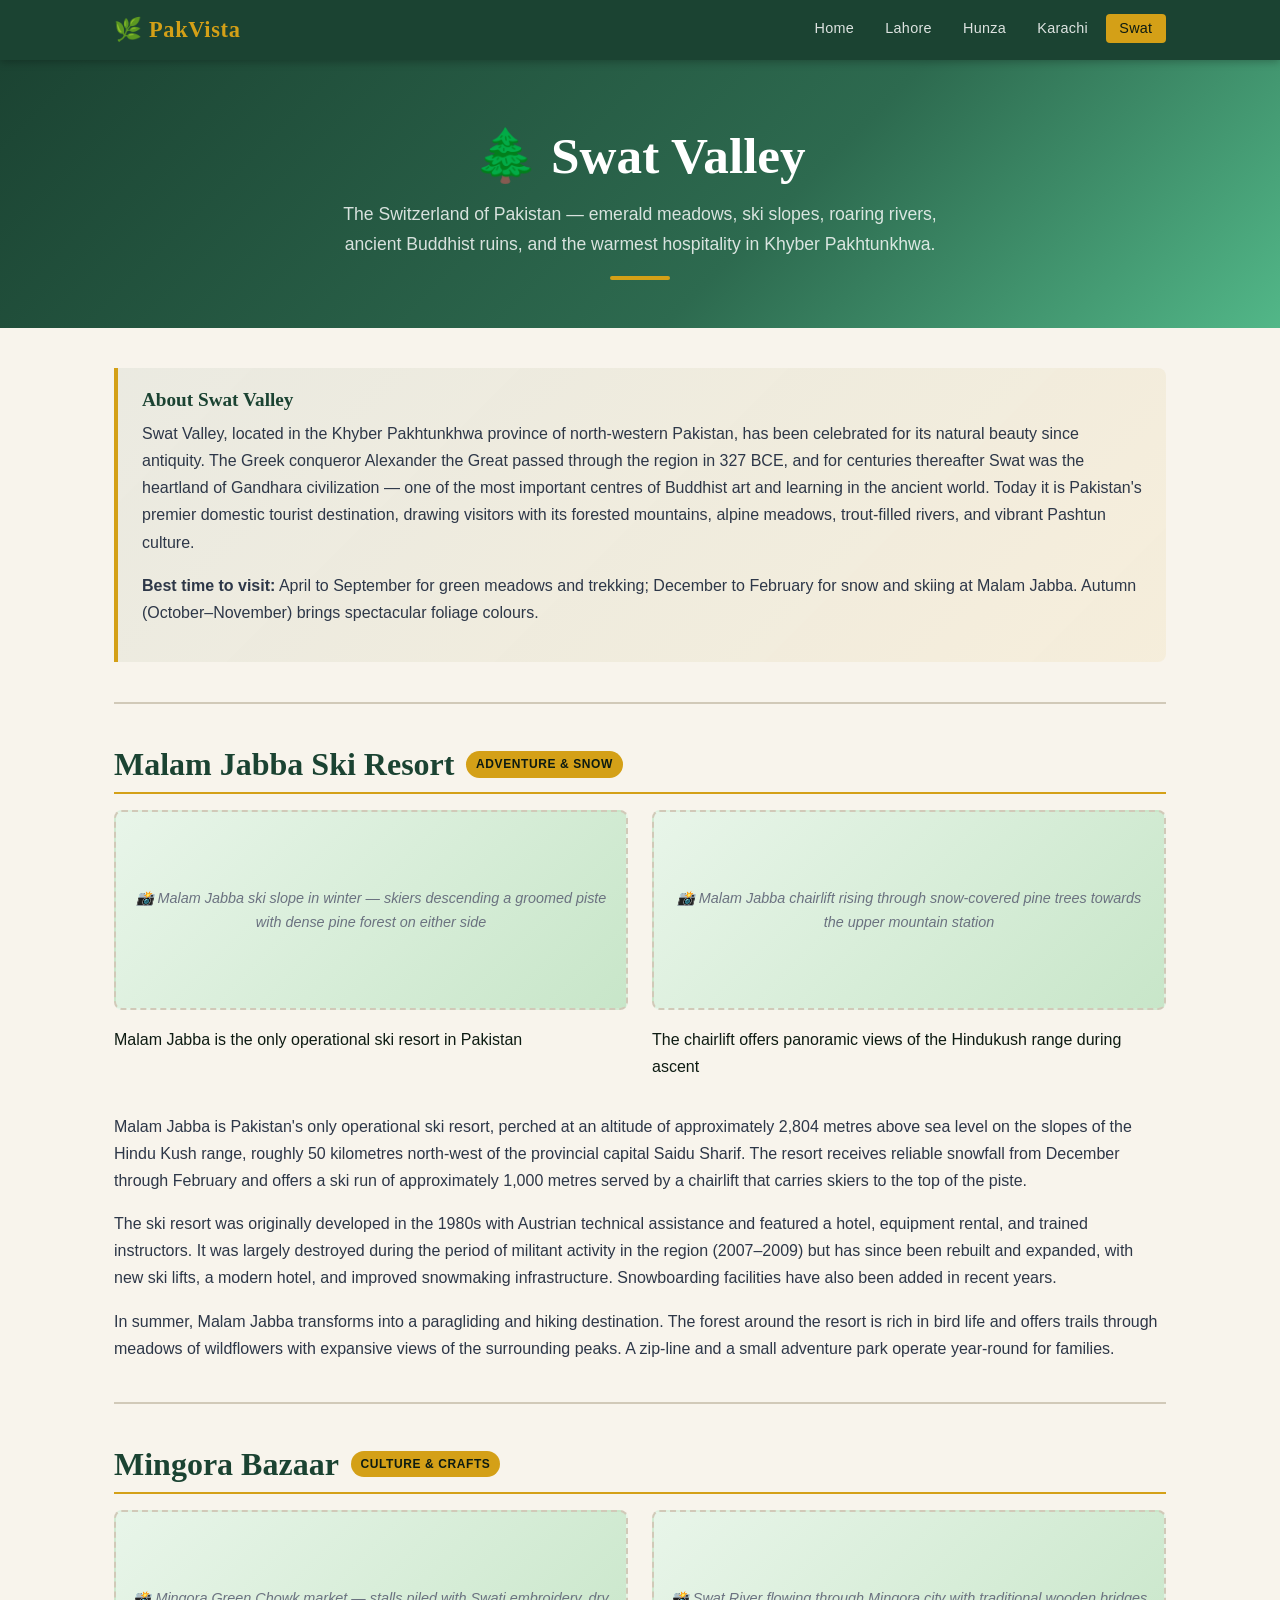
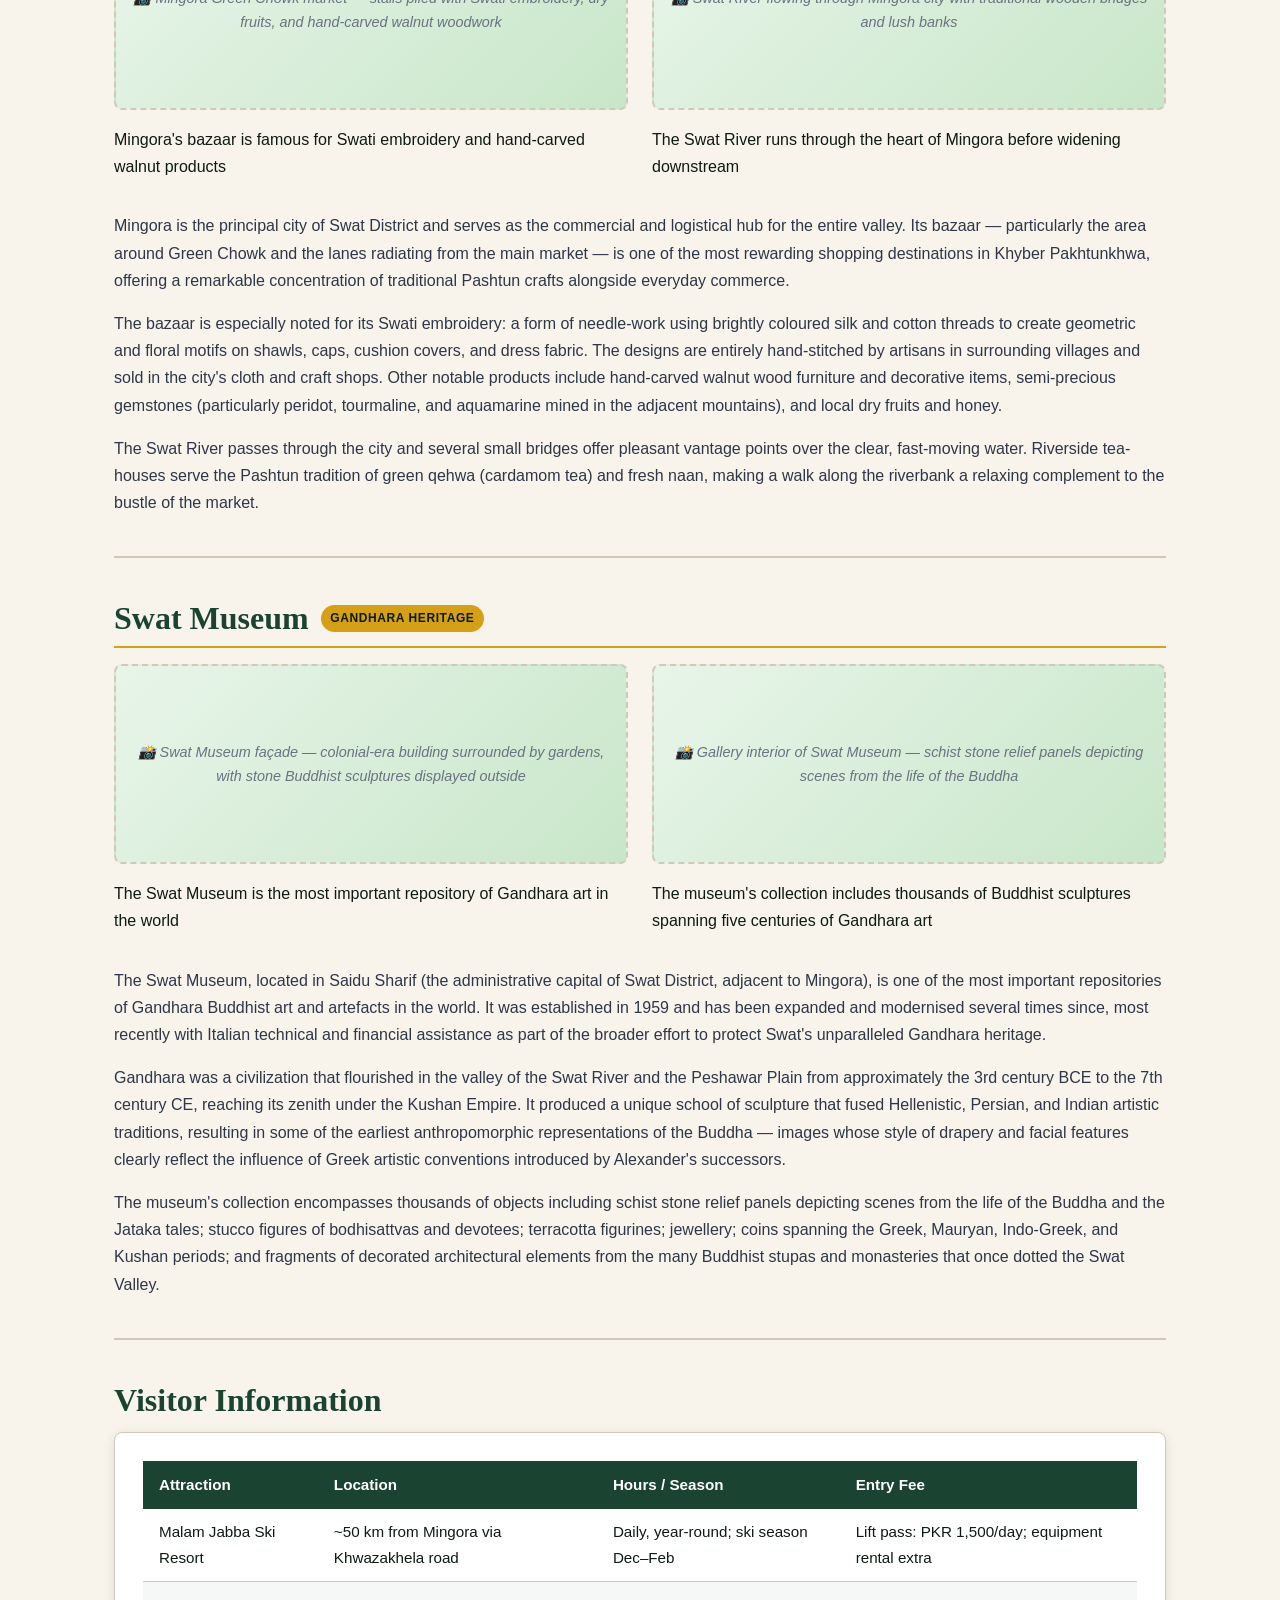
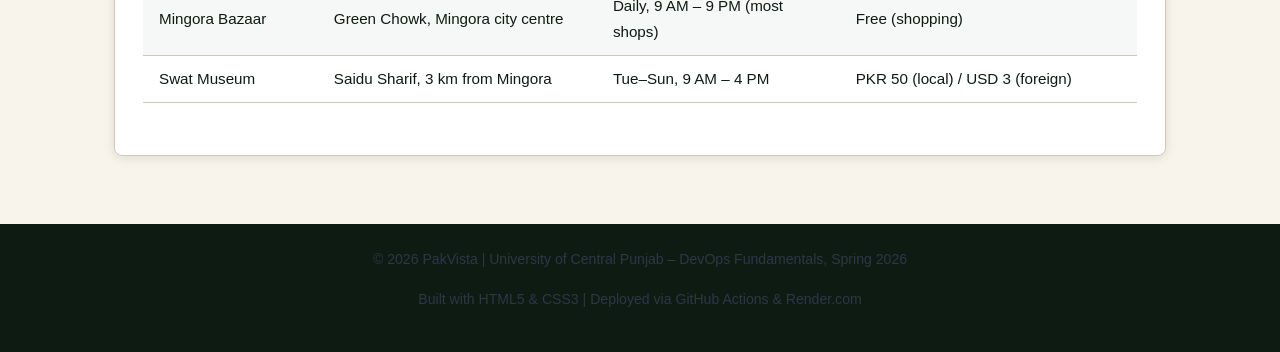
<file: swat.html>
<!DOCTYPE html>
<html lang="en">
<head>
  <meta charset="UTF-8">
  <meta name="viewport" content="width=device-width, initial-scale=1.0">
  <title>Swat Valley – Switzerland of Pakistan | PakVista</title>
  <link rel="stylesheet" href="style.css">
</head>
<body>

  <nav class="nav-bar">
    <div class="nav-inner">
      <a href="index.html" class="nav-brand">🌿 PakVista</a>
      <ul>
        <li><a href="index.html">Home</a></li>
        <li><a href="lahore.html">Lahore</a></li>
        <li><a href="hunza.html">Hunza</a></li>
        <li><a href="karachi.html">Karachi</a></li>
        <li><a href="swat.html" class="active">Swat</a></li>
      </ul>
    </div>
  </nav>

  <header class="page-hero">
    <h1>🌲 Swat Valley</h1>
    <p class="subtitle">
      The Switzerland of Pakistan — emerald meadows, ski slopes, roaring rivers,
      ancient Buddhist ruins, and the warmest hospitality in Khyber Pakhtunkhwa.
    </p>
    <div class="accent-line"></div>
  </header>

  <main>

    <section>
      <div class="info-box">
        <h3>About Swat Valley</h3>
        <p>
          Swat Valley, located in the Khyber Pakhtunkhwa province of north-western Pakistan,
          has been celebrated for its natural beauty since antiquity. The Greek conqueror
          Alexander the Great passed through the region in 327 BCE, and for centuries thereafter
          Swat was the heartland of Gandhara civilization — one of the most important centres
          of Buddhist art and learning in the ancient world. Today it is Pakistan's premier
          domestic tourist destination, drawing visitors with its forested mountains, alpine
          meadows, trout-filled rivers, and vibrant Pashtun culture.
        </p>
        <p>
          <strong>Best time to visit:</strong> April to September for green meadows and trekking;
          December to February for snow and skiing at Malam Jabba. Autumn (October–November)
          brings spectacular foliage colours.
        </p>
      </div>
    </section>

    <hr class="section-divider">

    <!-- Attraction 1: Malam Jabba -->
    <article class="attraction">
      <div class="attraction-header">
        <h2>Malam Jabba Ski Resort</h2>
        <span class="tag">Adventure &amp; Snow</span>
      </div>

      <div class="card-grid">
        <figure>
          <div class="img-placeholder">📸 Malam Jabba ski slope in winter — skiers descending a groomed piste with dense pine forest on either side</div>
          <figcaption>Malam Jabba is the only operational ski resort in Pakistan</figcaption>
        </figure>
        <figure>
          <div class="img-placeholder">📸 Malam Jabba chairlift rising through snow-covered pine trees towards the upper mountain station</div>
          <figcaption>The chairlift offers panoramic views of the Hindukush range during ascent</figcaption>
        </figure>
      </div>

      <p>
        Malam Jabba is Pakistan's only operational ski resort, perched at an altitude of
        approximately 2,804 metres above sea level on the slopes of the Hindu Kush range,
        roughly 50 kilometres north-west of the provincial capital Saidu Sharif. The resort
        receives reliable snowfall from December through February and offers a ski run of
        approximately 1,000 metres served by a chairlift that carries skiers to the top of
        the piste.
      </p>
      <p>
        The ski resort was originally developed in the 1980s with Austrian technical assistance
        and featured a hotel, equipment rental, and trained instructors. It was largely destroyed
        during the period of militant activity in the region (2007–2009) but has since been
        rebuilt and expanded, with new ski lifts, a modern hotel, and improved snowmaking
        infrastructure. Snowboarding facilities have also been added in recent years.
      </p>
      <p>
        In summer, Malam Jabba transforms into a paragliding and hiking destination. The
        forest around the resort is rich in bird life and offers trails through meadows of
        wildflowers with expansive views of the surrounding peaks. A zip-line and a small
        adventure park operate year-round for families.
      </p>
    </article>

    <hr class="section-divider">

    <!-- Attraction 2: Mingora Bazaar -->
    <article class="attraction">
      <div class="attraction-header">
        <h2>Mingora Bazaar</h2>
        <span class="tag">Culture &amp; Crafts</span>
      </div>

      <div class="card-grid">
        <figure>
          <div class="img-placeholder">📸 Mingora Green Chowk market — stalls piled with Swati embroidery, dry fruits, and hand-carved walnut woodwork</div>
          <figcaption>Mingora's bazaar is famous for Swati embroidery and hand-carved walnut products</figcaption>
        </figure>
        <figure>
          <div class="img-placeholder">📸 Swat River flowing through Mingora city with traditional wooden bridges and lush banks</div>
          <figcaption>The Swat River runs through the heart of Mingora before widening downstream</figcaption>
        </figure>
      </div>

      <p>
        Mingora is the principal city of Swat District and serves as the commercial and
        logistical hub for the entire valley. Its bazaar — particularly the area around
        Green Chowk and the lanes radiating from the main market — is one of the most
        rewarding shopping destinations in Khyber Pakhtunkhwa, offering a remarkable
        concentration of traditional Pashtun crafts alongside everyday commerce.
      </p>
      <p>
        The bazaar is especially noted for its Swati embroidery: a form of needle-work
        using brightly coloured silk and cotton threads to create geometric and floral
        motifs on shawls, caps, cushion covers, and dress fabric. The designs are entirely
        hand-stitched by artisans in surrounding villages and sold in the city's cloth
        and craft shops. Other notable products include hand-carved walnut wood furniture
        and decorative items, semi-precious gemstones (particularly peridot, tourmaline,
        and aquamarine mined in the adjacent mountains), and local dry fruits and honey.
      </p>
      <p>
        The Swat River passes through the city and several small bridges offer pleasant
        vantage points over the clear, fast-moving water. Riverside tea-houses serve the
        Pashtun tradition of green qehwa (cardamom tea) and fresh naan, making a walk along
        the riverbank a relaxing complement to the bustle of the market.
      </p>
    </article>

    <hr class="section-divider">

    <!-- Attraction 3: Swat Museum -->
    <article class="attraction">
      <div class="attraction-header">
        <h2>Swat Museum</h2>
        <span class="tag">Gandhara Heritage</span>
      </div>

      <div class="card-grid">
        <figure>
          <div class="img-placeholder">📸 Swat Museum façade — colonial-era building surrounded by gardens, with stone Buddhist sculptures displayed outside</div>
          <figcaption>The Swat Museum is the most important repository of Gandhara art in the world</figcaption>
        </figure>
        <figure>
          <div class="img-placeholder">📸 Gallery interior of Swat Museum — schist stone relief panels depicting scenes from the life of the Buddha</div>
          <figcaption>The museum's collection includes thousands of Buddhist sculptures spanning five centuries of Gandhara art</figcaption>
        </figure>
      </div>

      <p>
        The Swat Museum, located in Saidu Sharif (the administrative capital of Swat District,
        adjacent to Mingora), is one of the most important repositories of Gandhara Buddhist
        art and artefacts in the world. It was established in 1959 and has been expanded and
        modernised several times since, most recently with Italian technical and financial
        assistance as part of the broader effort to protect Swat's unparalleled Gandhara heritage.
      </p>
      <p>
        Gandhara was a civilization that flourished in the valley of the Swat River and the
        Peshawar Plain from approximately the 3rd century BCE to the 7th century CE, reaching
        its zenith under the Kushan Empire. It produced a unique school of sculpture that fused
        Hellenistic, Persian, and Indian artistic traditions, resulting in some of the earliest
        anthropomorphic representations of the Buddha — images whose style of drapery and
        facial features clearly reflect the influence of Greek artistic conventions introduced
        by Alexander's successors.
      </p>
      <p>
        The museum's collection encompasses thousands of objects including schist stone relief
        panels depicting scenes from the life of the Buddha and the Jataka tales; stucco
        figures of bodhisattvas and devotees; terracotta figurines; jewellery; coins spanning
        the Greek, Mauryan, Indo-Greek, and Kushan periods; and fragments of decorated
        architectural elements from the many Buddhist stupas and monasteries that once dotted
        the Swat Valley.
      </p>
    </article>

    <hr class="section-divider">

    <section>
      <h2>Visitor Information</h2>
      <div class="card">
        <table>
          <thead>
            <tr>
              <th>Attraction</th>
              <th>Location</th>
              <th>Hours / Season</th>
              <th>Entry Fee</th>
            </tr>
          </thead>
          <tbody>
            <tr>
              <td>Malam Jabba Ski Resort</td>
              <td>~50 km from Mingora via Khwazakhela road</td>
              <td>Daily, year-round; ski season Dec–Feb</td>
              <td>Lift pass: PKR 1,500/day; equipment rental extra</td>
            </tr>
            <tr>
              <td>Mingora Bazaar</td>
              <td>Green Chowk, Mingora city centre</td>
              <td>Daily, 9 AM – 9 PM (most shops)</td>
              <td>Free (shopping)</td>
            </tr>
            <tr>
              <td>Swat Museum</td>
              <td>Saidu Sharif, 3 km from Mingora</td>
              <td>Tue–Sun, 9 AM – 4 PM</td>
              <td>PKR 50 (local) / USD 3 (foreign)</td>
            </tr>
          </tbody>
        </table>
      </div>
    </section>

  </main>

  <footer>
    <p>&copy; 2026 PakVista | University of Central Punjab – DevOps Fundamentals, Spring 2026</p>
    <p>Built with HTML5 &amp; CSS3 | Deployed via GitHub Actions &amp; Render.com</p>
  </footer>

</body>
</html>
</file>
<file: style.css>
/* stylelint-disable no-descending-specificity */

/* ============================================================
   PakVista – Shared Stylesheet
   University of Central Punjab | DevOps Fundamentals Spring 2026
   ============================================================ */

:root {
  --color-primary: #1b4332;
  --color-accent: #d4a017;
  --color-surface: #f8f4ec;
  --color-dark: #0d1b12;
  --color-muted: #6b7280;
  --color-white: #fff;
  --color-border: #d1c9b8;
  --color-body-text: #2d3748;
  --font-display: georgia, "Times New Roman", serif;
  --font-body: "Segoe UI", "Helvetica Neue", arial, sans-serif;
  --radius-sm: 4px;
  --radius-md: 8px;
  --radius-lg: 16px;
  --shadow-card: 0 2px 12px rgb(0 0 0 / 10%);
  --transition: 0.25s ease;
  --max-width: 1100px;
}

*,
*::before,
*::after {
  box-sizing: border-box;
  margin: 0;
  padding: 0;
}

html {
  scroll-behavior: smooth;
}

body {
  display: flex;
  flex-direction: column;
  min-height: 100vh;
  font-family: var(--font-body);
  font-size: 16px;
  line-height: 1.7;
  color: var(--color-dark);
  background-color: var(--color-surface);
}

h1,
h2,
h3 {
  font-family: var(--font-display);
  line-height: 1.25;
  color: var(--color-primary);
}

h1 {
  margin-bottom: 0.5rem;
  font-size: clamp(2rem, 5vw, 3.2rem);
}

h2 {
  margin-bottom: 0.75rem;
  font-size: clamp(1.4rem, 3vw, 2rem);
}

h3 {
  margin-bottom: 0.5rem;
  font-size: 1.2rem;
}

p {
  margin-bottom: 1rem;
  color: var(--color-body-text);
}

a {
  color: var(--color-primary);
  text-decoration: none;
  transition: color var(--transition);
}

a:hover {
  color: var(--color-accent);
}

ul,
ol {
  padding-left: 1.5rem;
  margin-bottom: 1rem;
}

li {
  margin-bottom: 0.25rem;
}

.nav-bar {
  position: sticky;
  top: 0;
  z-index: 100;
  background-color: var(--color-primary);
  box-shadow: 0 2px 8px rgb(0 0 0 / 25%);
}

.nav-bar .nav-inner {
  display: flex;
  align-items: center;
  justify-content: space-between;
  max-width: var(--max-width);
  height: 60px;
  margin: 0 auto;
  padding: 0 1.5rem;
}

.nav-bar .nav-brand {
  font-family: var(--font-display);
  font-size: 1.4rem;
  font-weight: bold;
  letter-spacing: 0.03em;
  color: var(--color-accent);
  text-decoration: none;
}

.nav-bar ul {
  display: flex;
  gap: 0.25rem;
  padding: 0;
  margin: 0;
  list-style: none;
}

.nav-bar ul li a {
  padding: 0.4rem 0.85rem;
  font-size: 0.9rem;
  font-weight: 500;
  letter-spacing: 0.02em;
  white-space: nowrap;
  color: rgb(255 255 255 / 85%);
  border-radius: var(--radius-sm);
  transition: background var(--transition), color var(--transition);
}

.nav-bar ul li a:hover,
.nav-bar ul li a.active {
  color: var(--color-dark);
  background-color: var(--color-accent);
}

.page-hero {
  padding: 4rem 1.5rem 3rem;
  text-align: center;
  color: var(--color-white);
  background: linear-gradient(135deg, var(--color-primary) 0%, #2d6a4f 60%, #52b788 100%);
}

.page-hero h1 {
  color: var(--color-white);
}

.page-hero .subtitle {
  max-width: 640px;
  margin: 0.75rem auto 0;
  font-size: 1.1rem;
  color: rgb(255 255 255 / 82%);
}

.page-hero .accent-line {
  width: 60px;
  height: 4px;
  margin: 1rem auto 0;
  background: var(--color-accent);
  border-radius: 2px;
}

main {
  flex: 1;
  width: 100%;
  max-width: var(--max-width);
  margin: 0 auto;
  padding: 2.5rem 1.5rem;
}

.card {
  padding: 1.75rem;
  margin-bottom: 1.75rem;
  background: var(--color-white);
  border: 1px solid var(--color-border);
  border-radius: var(--radius-md);
  box-shadow: var(--shadow-card);
}

.card-grid {
  display: grid;
  grid-template-columns: repeat(auto-fit, minmax(280px, 1fr));
  gap: 1.5rem;
  margin-bottom: 2rem;
}

.img-placeholder {
  display: flex;
  align-items: center;
  justify-content: center;
  width: 100%;
  height: 200px;
  padding: 1rem;
  margin-bottom: 1rem;
  font-size: 0.9rem;
  font-style: italic;
  text-align: center;
  color: var(--color-muted);
  background: linear-gradient(135deg, #e8f5e9 0%, #c8e6c9 100%);
  border: 2px dashed var(--color-border);
  border-radius: var(--radius-md);
}

.dest-grid {
  display: grid;
  grid-template-columns: repeat(auto-fit, minmax(200px, 1fr));
  gap: 1.25rem;
  margin: 2rem 0;
}

.dest-card {
  display: block;
  padding: 1.5rem 1rem;
  text-align: center;
  text-decoration: none;
  background: var(--color-white);
  border: 1px solid var(--color-border);
  border-radius: var(--radius-md);
  box-shadow: var(--shadow-card);
  transition: transform var(--transition), box-shadow var(--transition), border-color var(--transition);
}

.dest-card:hover {
  border-color: var(--color-accent);
  box-shadow: 0 8px 24px rgb(0 0 0 / 14%);
  transform: translateY(-4px);
}

.dest-card .dest-icon {
  display: block;
  margin-bottom: 0.75rem;
  font-size: 2.5rem;
}

.dest-card h3 {
  margin-bottom: 0.3rem;
  font-size: 1rem;
  color: var(--color-primary);
}

.dest-card p {
  margin: 0;
  font-size: 0.82rem;
  color: var(--color-muted);
}

.section-divider {
  margin: 2.5rem 0;
  border: none;
  border-top: 2px solid var(--color-border);
}

table {
  width: 100%;
  margin-bottom: 1.5rem;
  font-size: 0.95rem;
  border-collapse: collapse;
}

th {
  padding: 0.7rem 1rem;
  text-align: left;
  color: var(--color-white);
  background-color: var(--color-primary);
}

td {
  padding: 0.65rem 1rem;
  border-bottom: 1px solid var(--color-border);
}

tr:nth-child(even) td {
  background-color: rgb(27 67 50 / 4%);
}

.attraction {
  margin-bottom: 2.5rem;
}

.attraction-header {
  display: flex;
  align-items: center;
  gap: 0.75rem;
  padding-bottom: 0.5rem;
  margin-bottom: 1rem;
  border-bottom: 2px solid var(--color-accent);
}

.attraction-header h2 {
  margin: 0;
}

.tag {
  display: inline-block;
  padding: 0.2rem 0.6rem;
  font-size: 0.75rem;
  font-weight: 700;
  letter-spacing: 0.05em;
  text-transform: uppercase;
  color: var(--color-dark);
  background: var(--color-accent);
  border-radius: 20px;
}

.info-box {
  padding: 1.25rem 1.5rem;
  margin-bottom: 1.5rem;
  background: linear-gradient(135deg, rgb(27 67 50 / 6%) 0%, rgb(212 160 23 / 8%) 100%);
  border-left: 4px solid var(--color-accent);
  border-radius: 0 var(--radius-md) var(--radius-md) 0;
}

.info-box h3 {
  margin-bottom: 0.5rem;
}

footer {
  padding: 1.5rem;
  margin-top: auto;
  font-size: 0.88rem;
  text-align: center;
  color: rgb(255 255 255 / 65%);
  background-color: var(--color-dark);
}

footer a {
  color: var(--color-accent);
}

@media (width <= 768px) {
  .nav-bar .nav-inner {
    flex-direction: column;
    gap: 0.5rem;
    height: auto;
    padding: 0.75rem 1rem;
  }

  .nav-bar ul {
    flex-wrap: wrap;
    justify-content: center;
    gap: 0.2rem;
  }

  .nav-bar ul li a {
    padding: 0.35rem 0.6rem;
    font-size: 0.82rem;
  }

  .page-hero {
    padding: 2.5rem 1rem 2rem;
  }

  main {
    padding: 1.5rem 1rem;
  }

  .card-grid,
  .dest-grid {
    grid-template-columns: 1fr;
  }
}

@media (prefers-reduced-motion: reduce) {
  *,
  *::before,
  *::after {
    transition: none !important;
  }
}
</file>
